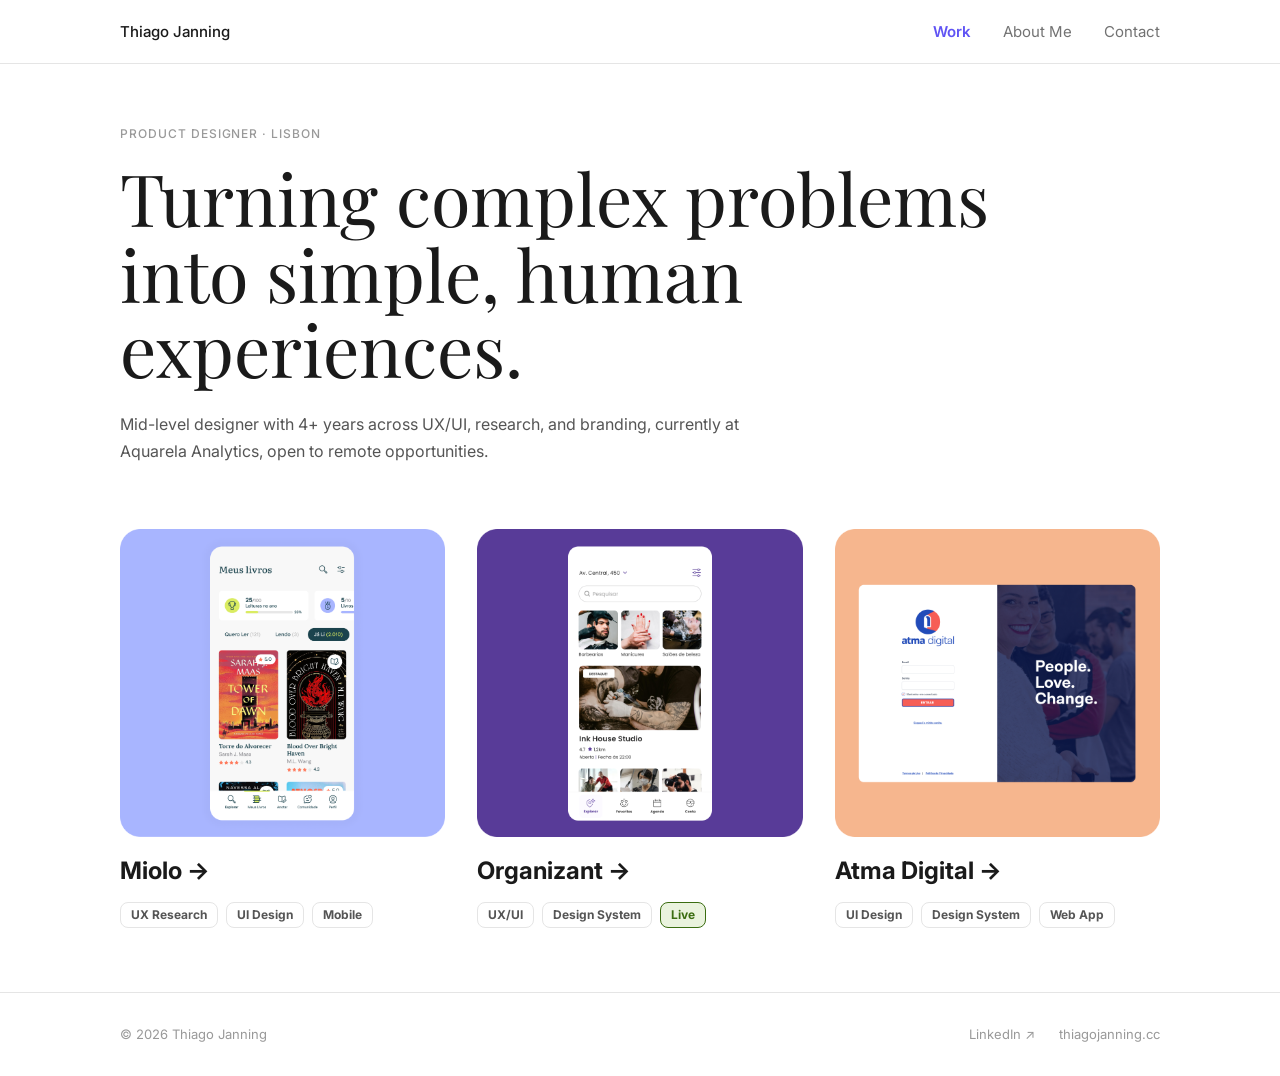
<file: index.html>
<!DOCTYPE html>
<html lang="en">
<head>
  <meta charset="UTF-8">
  <meta name="viewport" content="width=device-width, initial-scale=1.0">
  <title>Thiago Janning — Product Designer</title>
  <link rel="stylesheet" href="styles.css">
</head>
<body>

  <nav class="nav">
    <a class="nav__logo" href="index.html">Thiago Janning</a>
    <div class="nav__links">
      <a href="index.html" class="is-active">Work</a>
      <a href="about.html">About Me</a>
      <a href="about.html#contact">Contact</a>
    </div>
  </nav>

  <main class="page">
    <div class="content">

      <section class="hero">
        <p class="label hero__label">Product Designer · Lisbon</p>
        <h1>Turning complex problems into simple, human experiences.</h1>
        <p class="hero__subtitle">Mid-level designer with 4+ years across UX/UI, research, and branding, currently at Aquarela Analytics, open to remote opportunities.</p>
      </section>

      <div class="project-grid">

        <article class="project-card">
          <div class="project-card__image">
            <img class="case-image case-image--square fade-img" src="images/work-miolo-card.png" alt="Miolo — app screens mockup">
          </div>
          <a class="project-card__title" href="miolo.html">Miolo →</a>
          <div class="tags">
            <span class="tag">UX Research</span>
            <span class="tag">UI Design</span>
            <span class="tag">Mobile</span>
          </div>
        </article>

        <article class="project-card">
          <div class="project-card__image">
            <img class="case-image case-image--square fade-img" src="images/work-organizant-card.png" alt="Organizant — app screens mockup">
          </div>
          <a class="project-card__title" href="organizant.html">Organizant →</a>
          <div class="tags">
            <span class="tag">UX/UI</span>
            <span class="tag">Design System</span>
            <span class="tag tag--live">Live</span>
          </div>
        </article>

        <article class="project-card">
          <div class="project-card__image">
            <img class="case-image case-image--square fade-img" src="images/work-atma-card.png" alt="Atma Digital — app screens mockup">
          </div>
          <a class="project-card__title" href="atma-digital.html">Atma Digital →</a>
          <div class="tags">
            <span class="tag">UI Design</span>
            <span class="tag">Design System</span>
            <span class="tag">Web App</span>
          </div>
        </article>

      </div>

    </div>
  </main>

  <footer class="footer">
    <span>© 2026 Thiago Janning</span>
    <div class="footer__links">
      <a href="https://linkedin.com/in/thiagojanning" target="_blank" rel="noopener">LinkedIn ↗</a>
      <a href="https://thiagojanning.cc" target="_blank" rel="noopener">thiagojanning.cc</a>
    </div>
  </footer>

  <script src="script.js" defer></script>
</body>
</html>
</file>
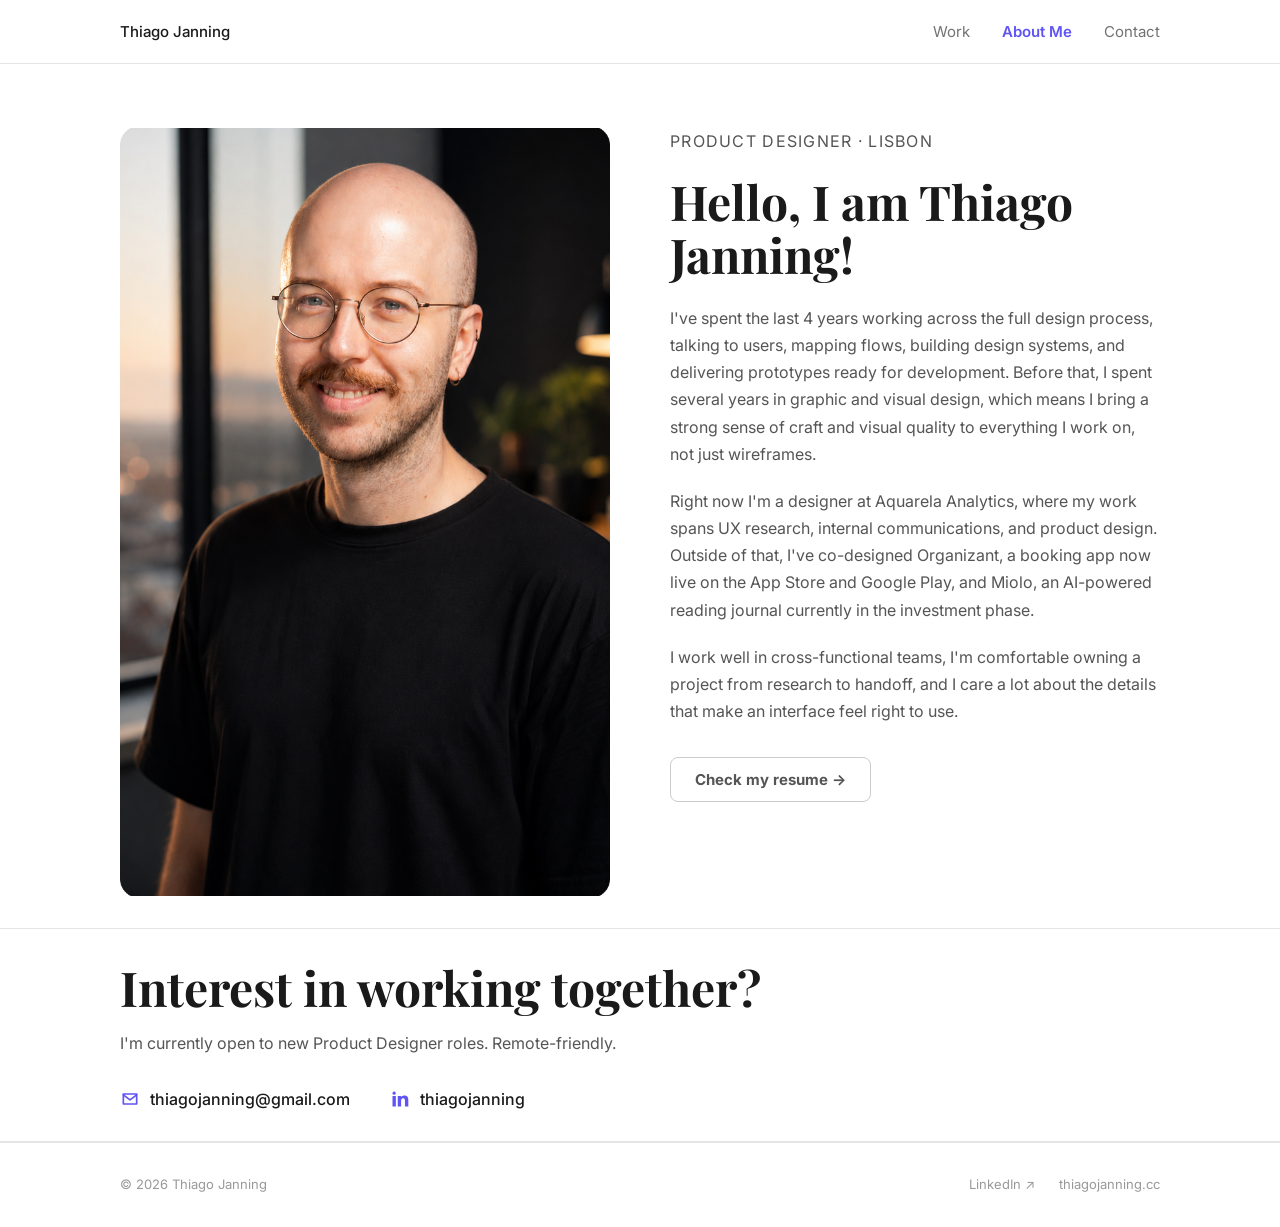
<file: about.html>
<!DOCTYPE html>
<html lang="en">
<head>
  <meta charset="UTF-8">
  <meta name="viewport" content="width=device-width, initial-scale=1.0">
  <title>About — Thiago Janning</title>
  <link rel="stylesheet" href="styles.css">
</head>
<body>

  <nav class="nav">
    <a class="nav__logo" href="index.html">Thiago Janning</a>
    <div class="nav__links">
      <a href="index.html">Work</a>
      <a href="about.html" class="is-active">About Me</a>
      <a href="about.html#contact">Contact</a>
    </div>
  </nav>

  <div class="page">
    <div class="content">

      <section class="bio">
        <div class="bio__portrait">
          <img class="case-image case-image--portrait fade-img" src="images/about-portrait.png" alt="Portrait of Thiago Janning">
        </div>
        <div class="bio__content">
          <p class="label hero__label">Product Designer · Lisbon</p>
          <h1>Hello, I am Thiago Janning!</h1>
          <p>I've spent the last 4 years working across the full design process, talking to users, mapping flows, building design systems, and delivering prototypes ready for development. Before that, I spent several years in graphic and visual design, which means I bring a strong sense of craft and visual quality to everything I work on, not just wireframes.</p>
          <p>Right now I'm a designer at Aquarela Analytics, where my work spans UX research, internal communications, and product design. Outside of that, I've co-designed Organizant, a booking app now live on the App Store and Google Play, and Miolo, an AI-powered reading journal currently in the investment phase.</p>
          <p>I work well in cross-functional teams, I'm comfortable owning a project from research to handoff, and I care a lot about the details that make an interface feel right to use.</p>
          <a class="resume-link" href="resume.pdf" target="_blank" rel="noopener">Check my resume →</a>
        </div>
      </section>

    </div>
  </div>

  <hr>

  <div class="page">
    <div class="content">

      <section class="contact" id="contact">
        <h2>Interest in working together?</h2>
        <p>I'm currently open to new Product Designer roles. Remote-friendly.</p>
        <div class="contact__links">
          <a href="mailto:thiagojanning@gmail.com">
            <svg width="20" height="20" viewBox="0 0 24 24" fill="none" stroke="currentColor" stroke-width="2" stroke-linecap="round" stroke-linejoin="round"><path d="M4 4h16v16H4z" stroke="none"/><path d="M4 6h16v12H4z"/><path d="m4 7 8 6 8-6"/></svg>
            thiagojanning@gmail.com
          </a>
          <a href="https://linkedin.com/in/thiagojanning" target="_blank" rel="noopener">
            <svg width="20" height="20" viewBox="0 0 24 24" fill="currentColor"><path d="M6.94 5a2 2 0 1 1-4 0 2 2 0 0 1 4 0zM7 8.48H3V21h4V8.48zM13.32 8.48H9.34V21h3.98v-6.57c0-1.74.33-3.42 2.48-3.42 2.12 0 2.15 1.98 2.15 3.53V21H22v-7.19c0-3.47-.75-6.14-4.8-6.14-1.95 0-3.25 1.07-3.79 2.08h-.05V8.48h-.04z"/></svg>
            thiagojanning
          </a>
        </div>
      </section>

    </div>
  </div>

  <hr>

  <footer class="footer">
    <span>© 2026 Thiago Janning</span>
    <div class="footer__links">
      <a href="https://linkedin.com/in/thiagojanning" target="_blank" rel="noopener">LinkedIn ↗</a>
      <a href="https://thiagojanning.cc" target="_blank" rel="noopener">thiagojanning.cc</a>
    </div>
  </footer>

  <script src="script.js" defer></script>
</body>
</html>
</file>
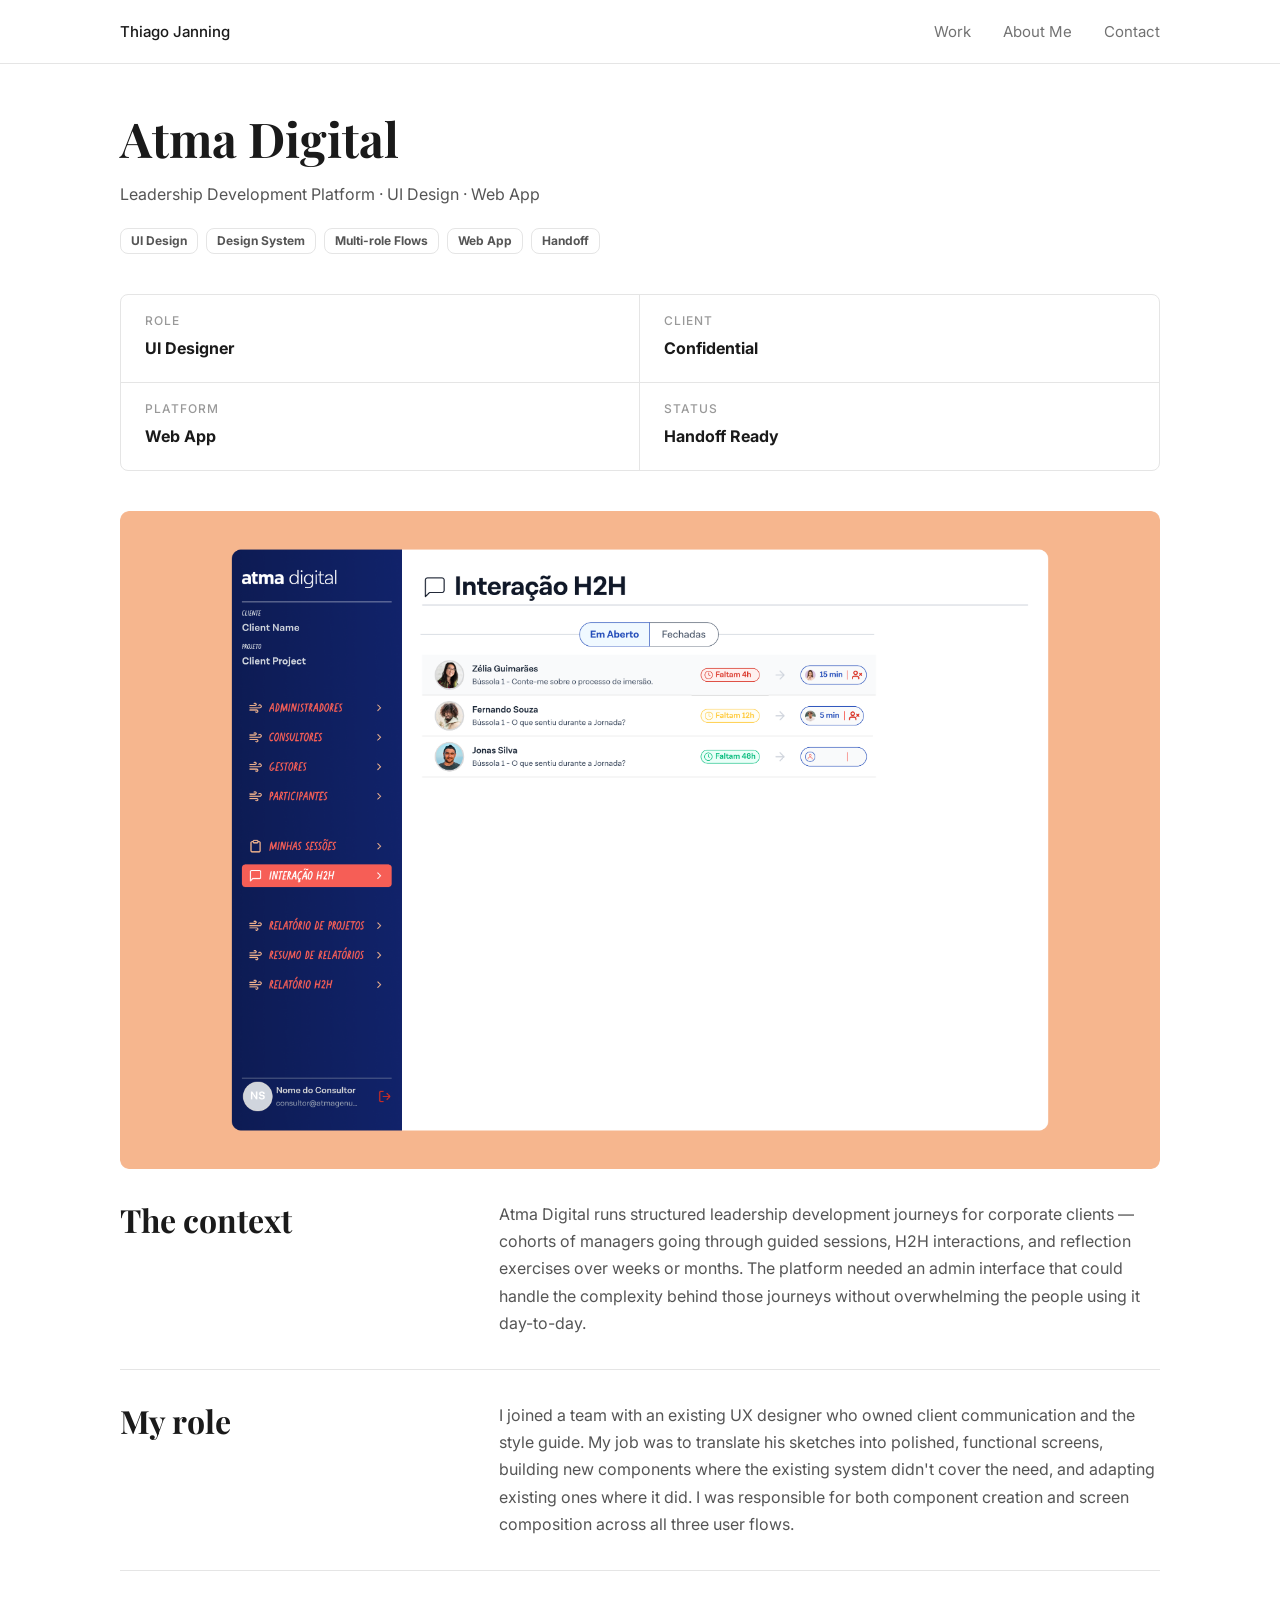
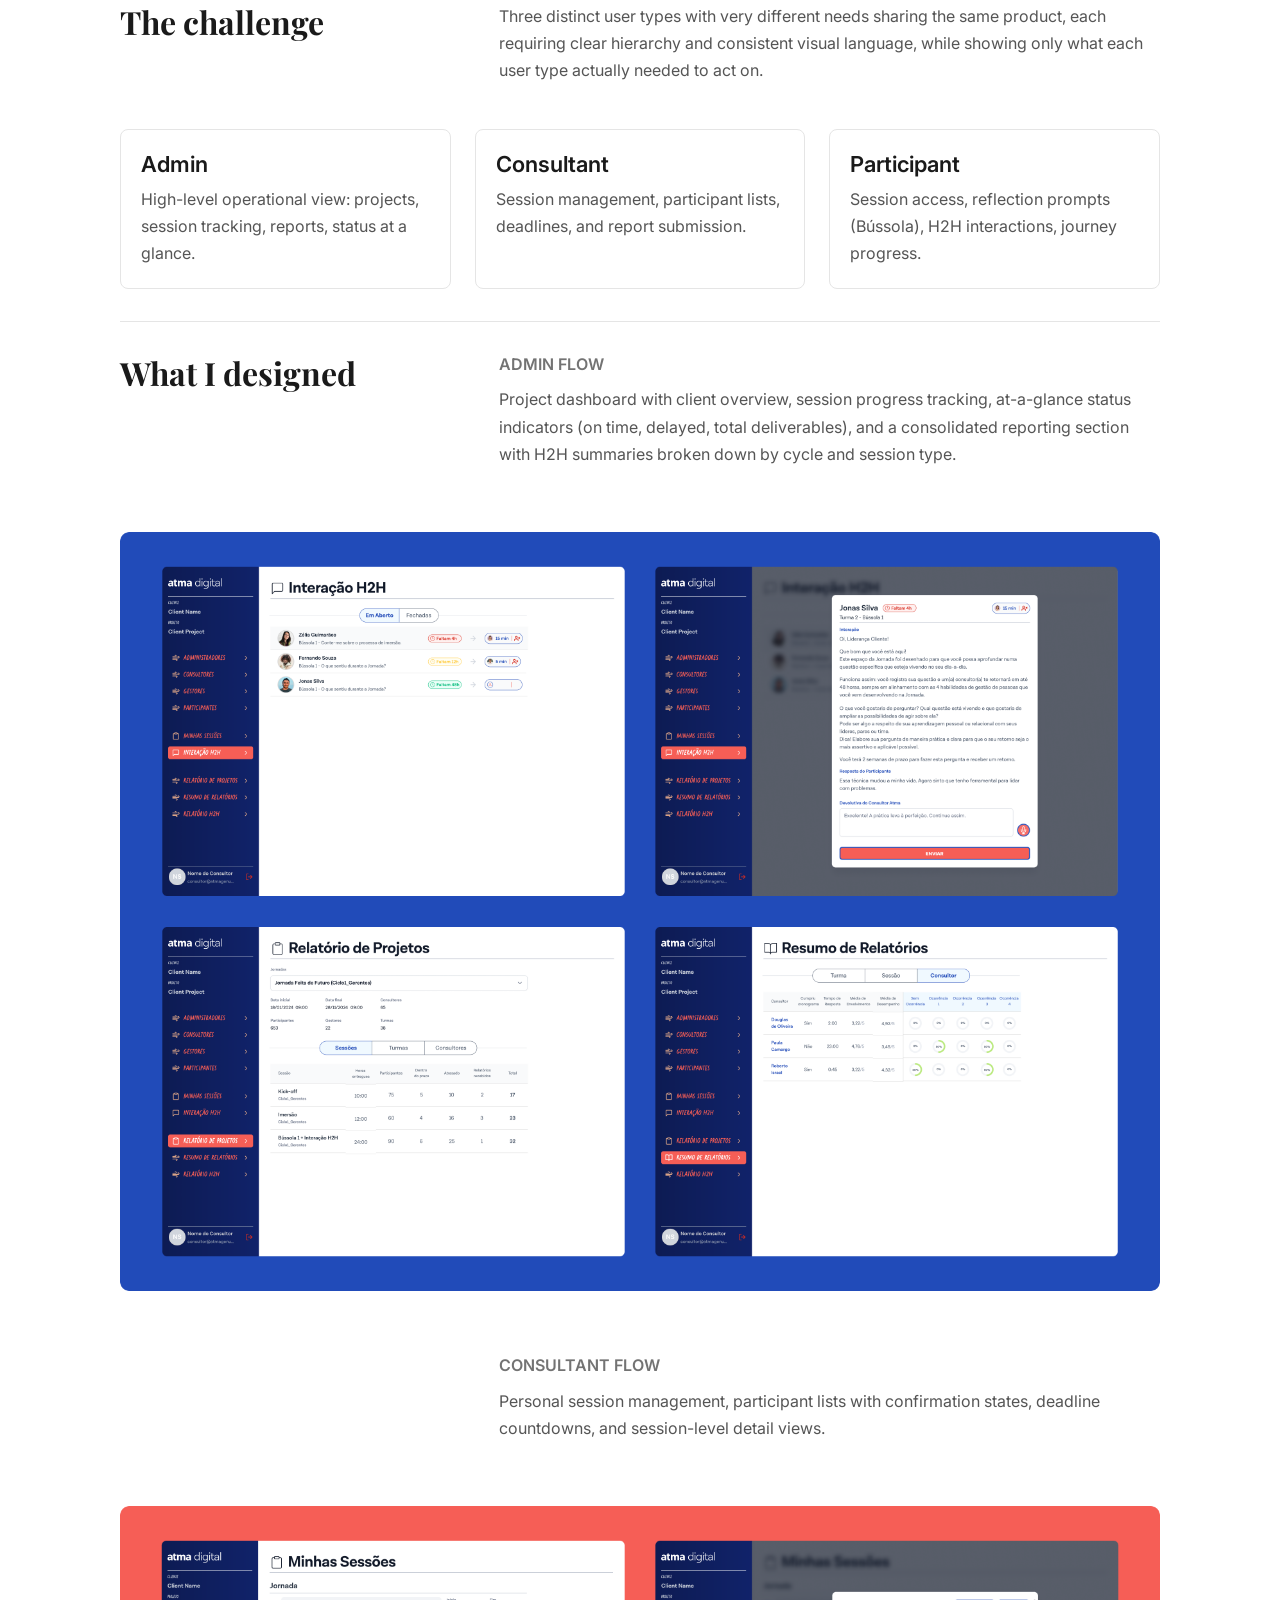
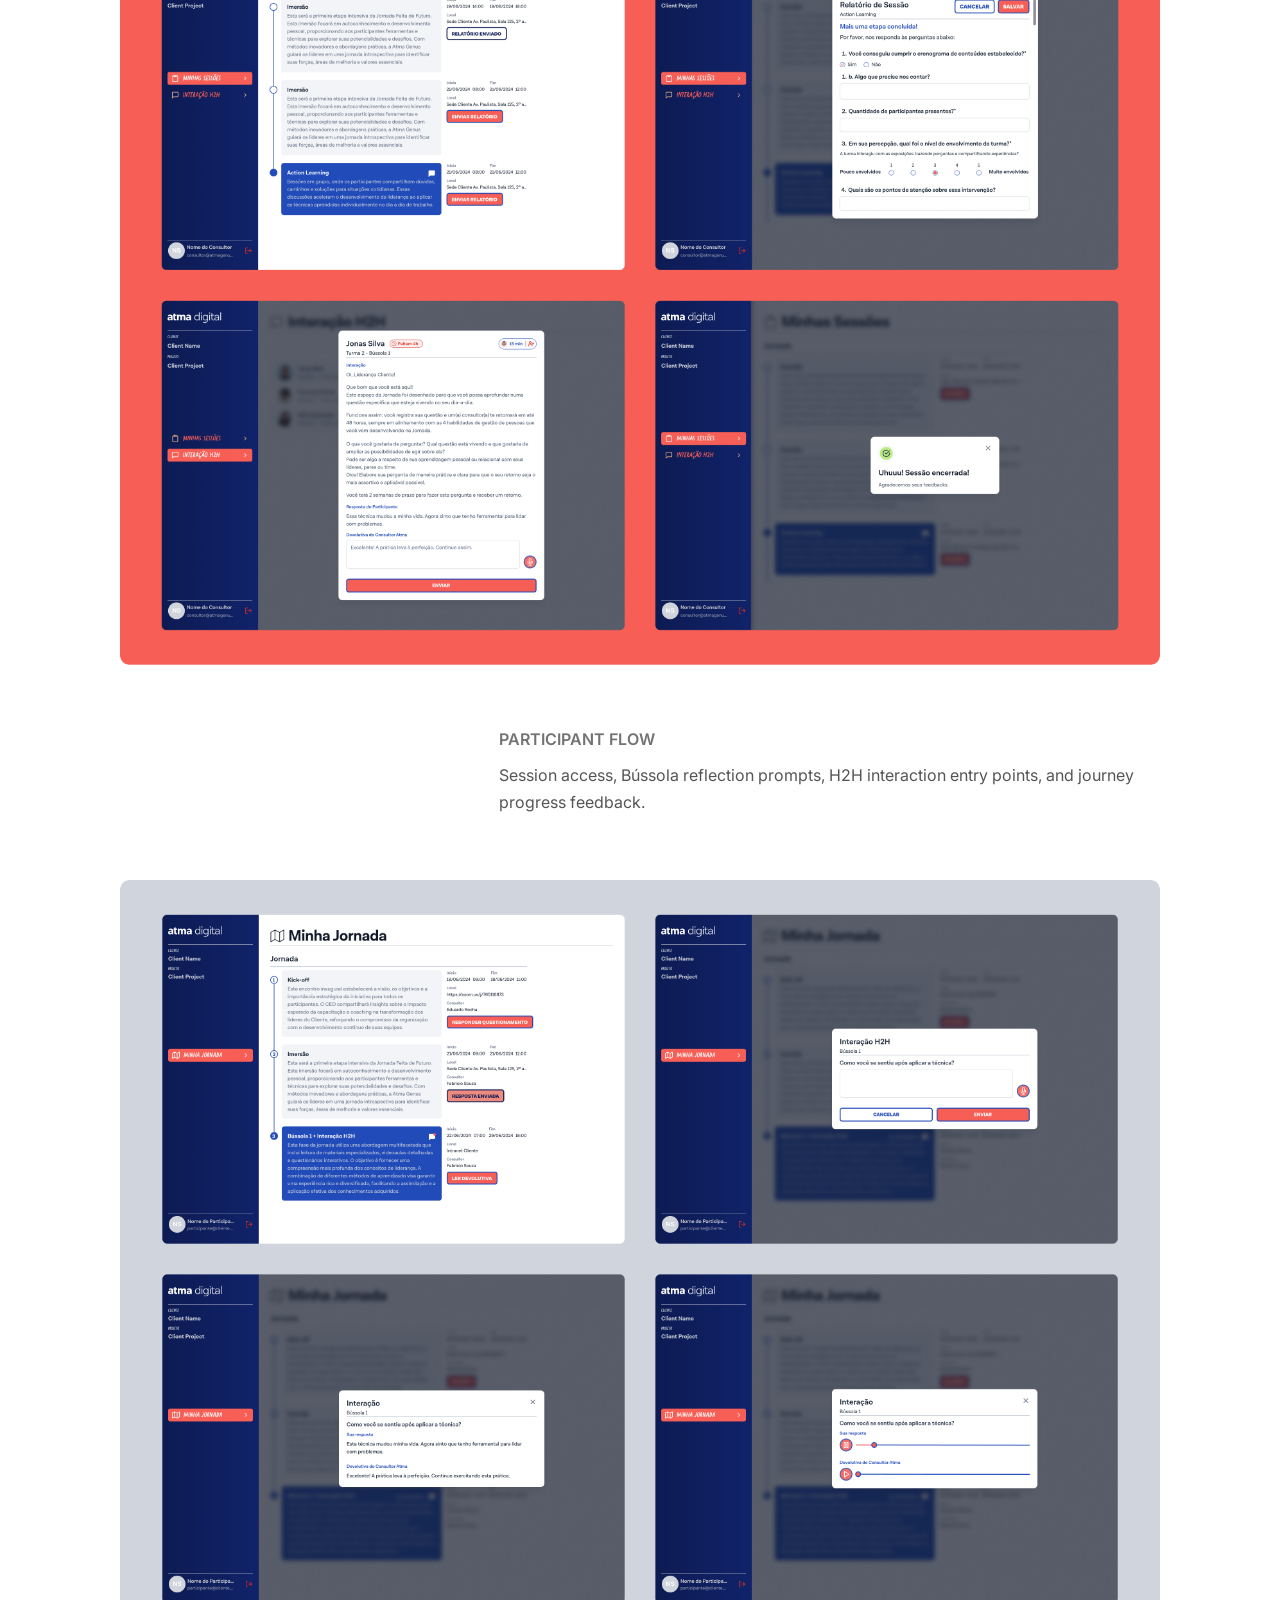
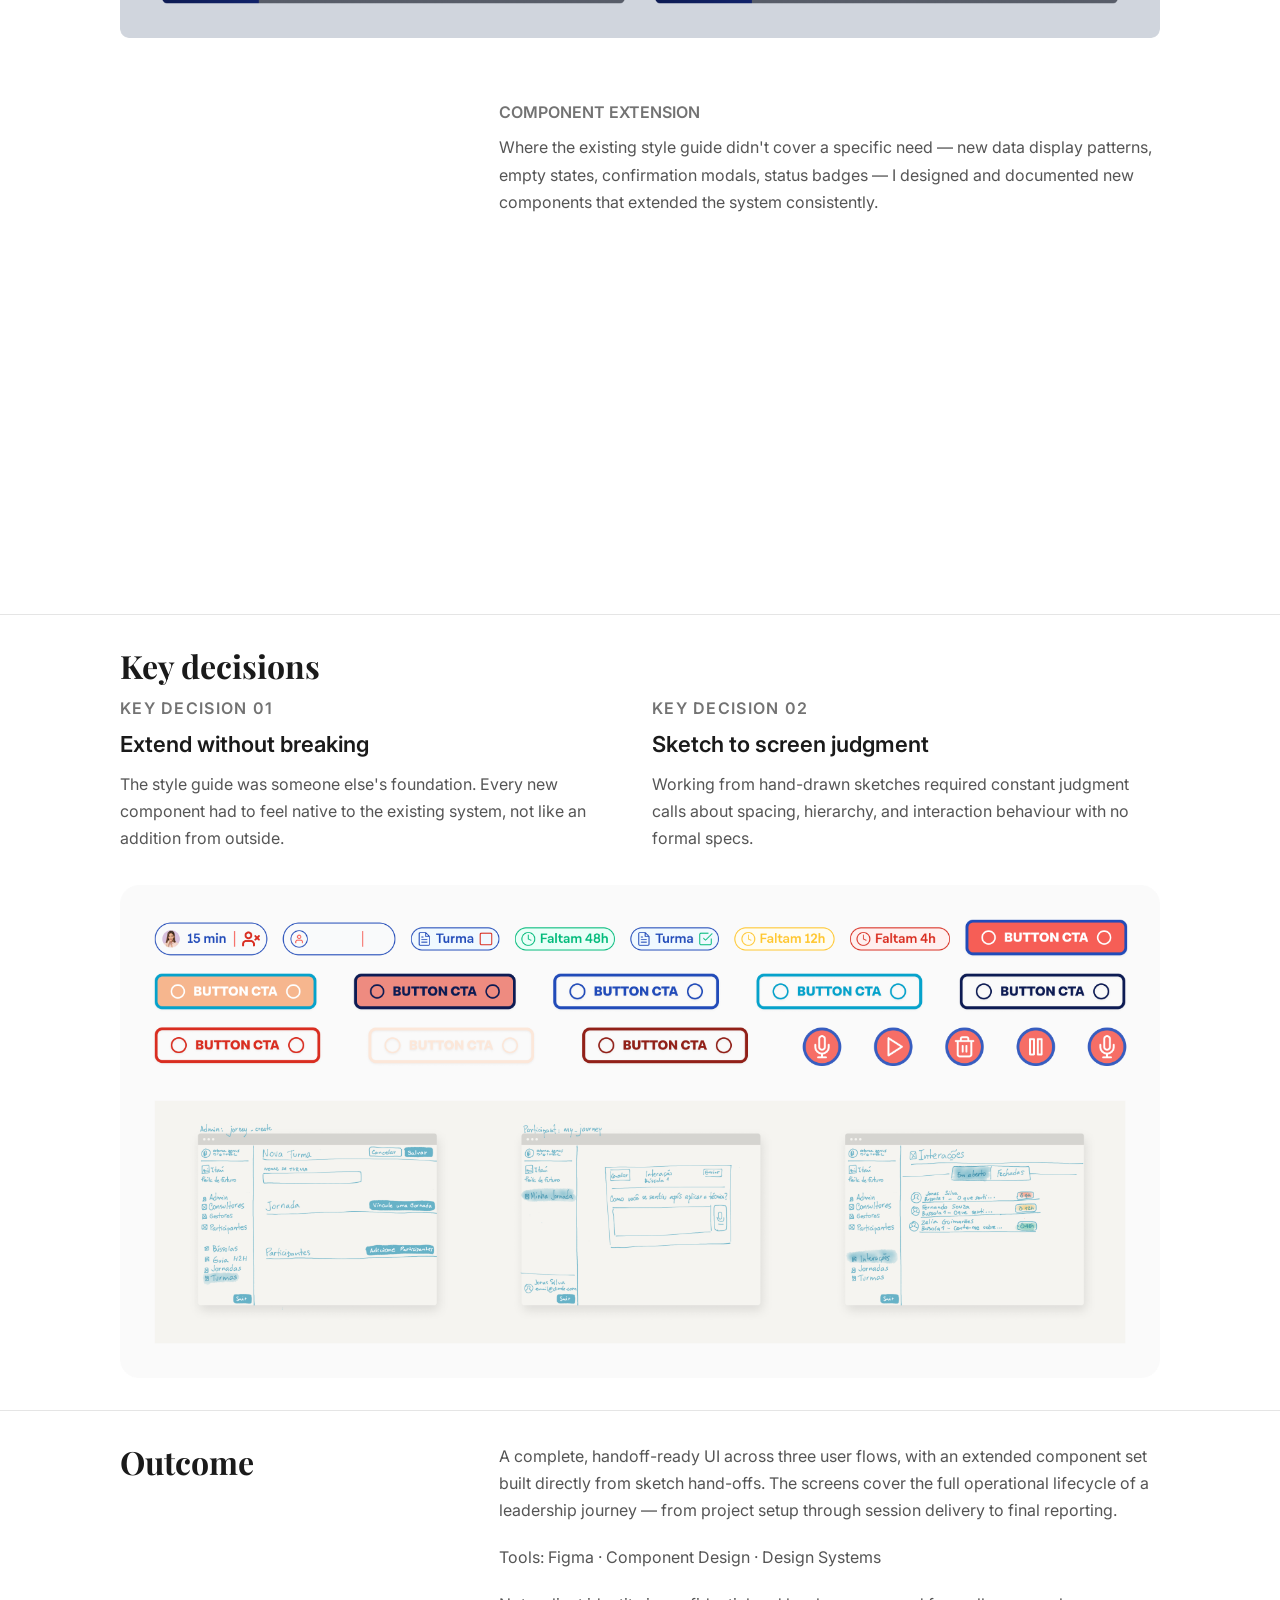
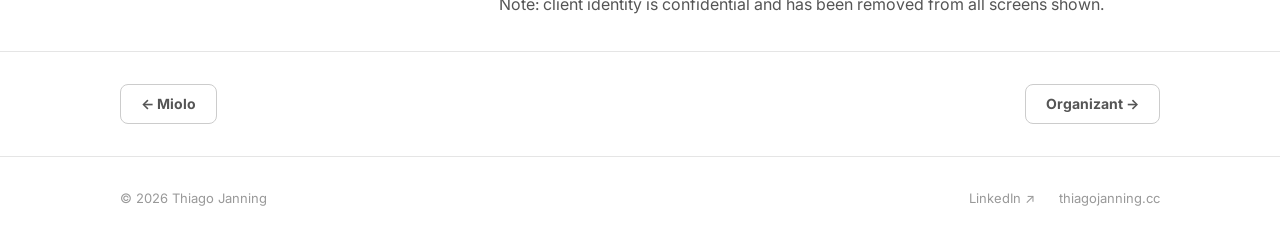
<file: atma-digital.html>
<!DOCTYPE html>
<html lang="en">
<head>
  <meta charset="UTF-8">
  <meta name="viewport" content="width=device-width, initial-scale=1.0">
  <title>Atma Digital — Thiago Janning</title>
  <link rel="stylesheet" href="styles.css">
</head>
<body>

  <nav class="nav">
    <a class="nav__logo" href="index.html">Thiago Janning</a>
    <div class="nav__links">
      <a href="index.html">Work</a>
      <a href="about.html">About Me</a>
      <a href="about.html#contact">Contact</a>
    </div>
  </nav>

  <div class="page">
    <div class="content">

      <header class="case-header">
        <h1>Atma Digital</h1>
        <p class="case-header__subtitle">Leadership Development Platform · UI Design · Web App</p>
        <div class="tags">
          <span class="tag">UI Design</span>
          <span class="tag">Design System</span>
          <span class="tag">Multi-role Flows</span>
          <span class="tag">Web App</span>
          <span class="tag">Handoff</span>
        </div>
      </header>

      <div class="case-meta">
        <div class="case-meta__item">
          <p class="label">Role</p>
          <p class="value">UI Designer</p>
        </div>
        <div class="case-meta__item">
          <p class="label">Client</p>
          <p class="value">Confidential</p>
        </div>
        <div class="case-meta__item">
          <p class="label">Platform</p>
          <p class="value">Web App</p>
        </div>
        <div class="case-meta__item">
          <p class="label">Status</p>
          <p class="value">Handoff Ready</p>
        </div>
      </div>

      <img class="case-image fade-img" src="images/atma-hero.png" alt="Atma Digital — H2H interaction screen">

    </div>
  </div>

  <div class="page">
    <div class="content">

      <section class="case-section">
        <h2 class="case-section__title">The context</h2>
        <div class="case-section__content">
          <p>Atma Digital runs structured leadership development journeys for corporate clients — cohorts of managers going through guided sessions, H2H interactions, and reflection exercises over weeks or months. The platform needed an admin interface that could handle the complexity behind those journeys without overwhelming the people using it day-to-day.</p>
        </div>
      </section>

      <hr>

      <section class="case-section">
        <h2 class="case-section__title">My role</h2>
        <div class="case-section__content">
          <p>I joined a team with an existing UX designer who owned client communication and the style guide. My job was to translate his sketches into polished, functional screens, building new components where the existing system didn't cover the need, and adapting existing ones where it did. I was responsible for both component creation and screen composition across all three user flows.</p>
        </div>
      </section>

      <hr>

      <section class="case-section">
        <h2 class="case-section__title">The challenge</h2>
        <div class="case-section__content">
          <p>Three distinct user types with very different needs sharing the same product, each requiring clear hierarchy and consistent visual language, while showing only what each user type actually needed to act on.</p>
          <div class="role-cards break-out">
            <div class="role-cards__item">
              <h4>Admin</h4>
              <p>High-level operational view: projects, session tracking, reports, status at a glance.</p>
            </div>
            <div class="role-cards__item">
              <h4>Consultant</h4>
              <p>Session management, participant lists, deadlines, and report submission.</p>
            </div>
            <div class="role-cards__item">
              <h4>Participant</h4>
              <p>Session access, reflection prompts (Bússola), H2H interactions, journey progress.</p>
            </div>
          </div>
        </div>
      </section>

      <hr>

      <section class="case-section">
        <h2 class="case-section__title">What I designed</h2>
        <div class="case-section__content">

          <div class="process-step">
            <h3>Admin flow</h3>
            <p>Project dashboard with client overview, session progress tracking, at-a-glance status indicators (on time, delayed, total deliverables), and a consolidated reporting section with H2H summaries broken down by cycle and session type.</p>
            <img class="case-image break-out fade-img" src="images/atma-admin-flow.png" alt="Admin — project reports and dashboard screens">
          </div>

          <div class="process-step">
            <h3>Consultant flow</h3>
            <p>Personal session management, participant lists with confirmation states, deadline countdowns, and session-level detail views.</p>
            <img class="case-image break-out fade-img" src="images/atma-consultant-flow.png" alt="Consultant — session management and report screens">
          </div>

          <div class="process-step">
            <h3>Participant flow</h3>
            <p>Session access, Bússola reflection prompts, H2H interaction entry points, and journey progress feedback.</p>
            <img class="case-image break-out fade-img" src="images/atma-participant-flow.png" alt="Participant — journey and reflection screens">
          </div>

          <div class="process-step">
            <h3>Component extension</h3>
            <p>Where the existing style guide didn't cover a specific need — new data display patterns, empty states, confirmation modals, status badges — I designed and documented new components that extended the system consistently.</p>
          </div>

        </div>
      </section>

      <div class="full-image">
        <img class="case-image fade-img" src="images/atma-full-flows.png" alt="Atma Digital — Admin, Consultant, and Participant flows side by side">
      </div>

    </div>
  </div>

  <hr>

  <div class="page">
    <div class="content">

      <section class="section">
        <h2 class="case-section__title" style="margin-bottom: 12px;">Key decisions</h2>
        <div class="key-decisions">
          <div class="key-decisions__item">
            <p class="label">Key decision 01</p>
            <h4>Extend without breaking</h4>
            <p>The style guide was someone else's foundation. Every new component had to feel native to the existing system, not like an addition from outside.</p>
          </div>
          <div class="key-decisions__item">
            <p class="label">Key decision 02</p>
            <h4>Sketch to screen judgment</h4>
            <p>Working from hand-drawn sketches required constant judgment calls about spacing, hierarchy, and interaction behaviour with no formal specs.</p>
          </div>
        </div>
      </section>

      <img class="case-image fade-img" style="margin: 0 0 32px;" src="images/atma-detail-components.png" alt="Component kit — buttons, badges, and hand-off sketches">

    </div>
  </div>

  <hr>

  <div class="page">
    <div class="content">

      <section class="case-section">
        <h2 class="case-section__title">Outcome</h2>
        <div class="case-section__content">
          <p>A complete, handoff-ready UI across three user flows, with an extended component set built directly from sketch hand-offs. The screens cover the full operational lifecycle of a leadership journey — from project setup through session delivery to final reporting.</p>
          <p class="case-header__subtitle">Tools: Figma · Component Design · Design Systems</p>
          <p class="case-header__subtitle">Note: client identity is confidential and has been removed from all screens shown.</p>
        </div>
      </section>

    </div>
  </div>

  <hr>

  <div class="page">
    <div class="content">

      <div class="case-nav">
        <a class="case-nav-btn" href="miolo.html">← Miolo</a>
        <a class="case-nav-btn" href="organizant.html">Organizant →</a>
      </div>

    </div>
  </div>

  <footer class="footer">
    <span>© 2026 Thiago Janning</span>
    <div class="footer__links">
      <a href="https://linkedin.com/in/thiagojanning" target="_blank" rel="noopener">LinkedIn ↗</a>
      <a href="https://thiagojanning.cc" target="_blank" rel="noopener">thiagojanning.cc</a>
    </div>
  </footer>

  <script src="script.js" defer></script>
</body>
</html>
</file>
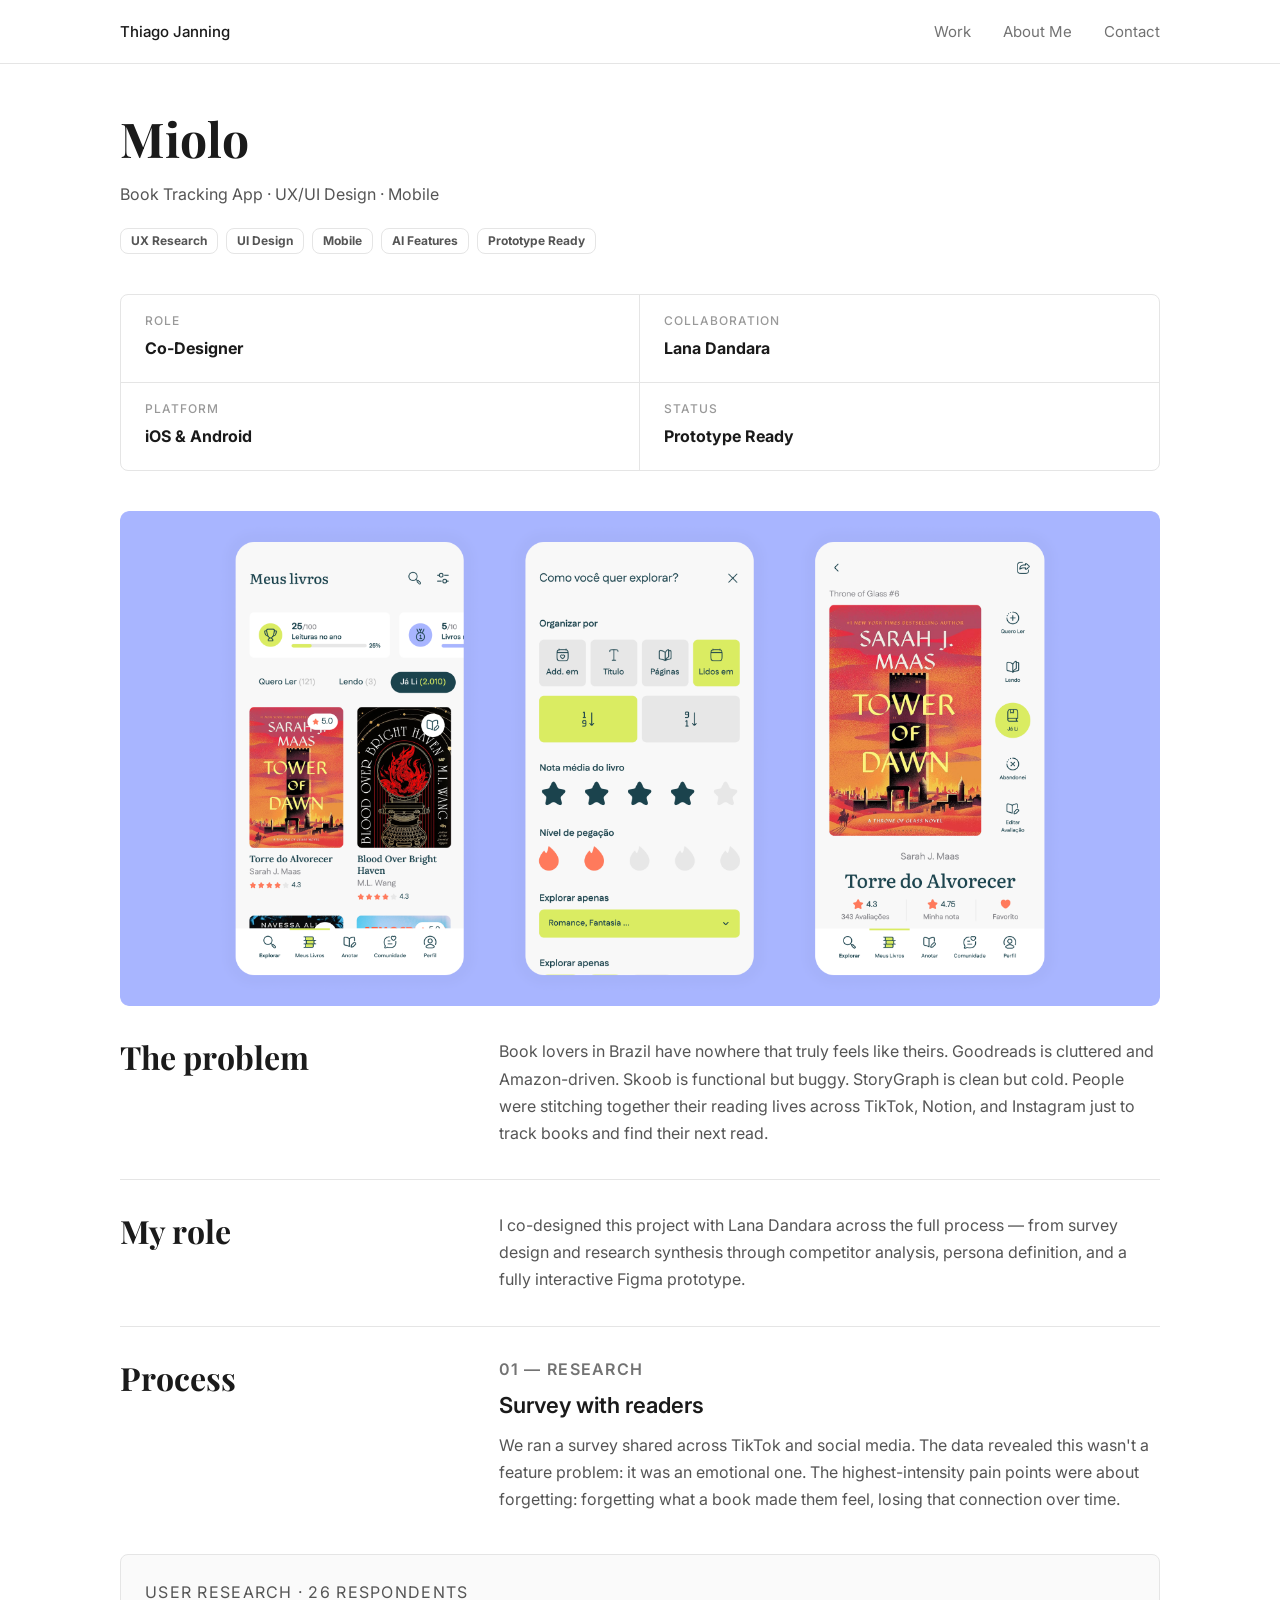
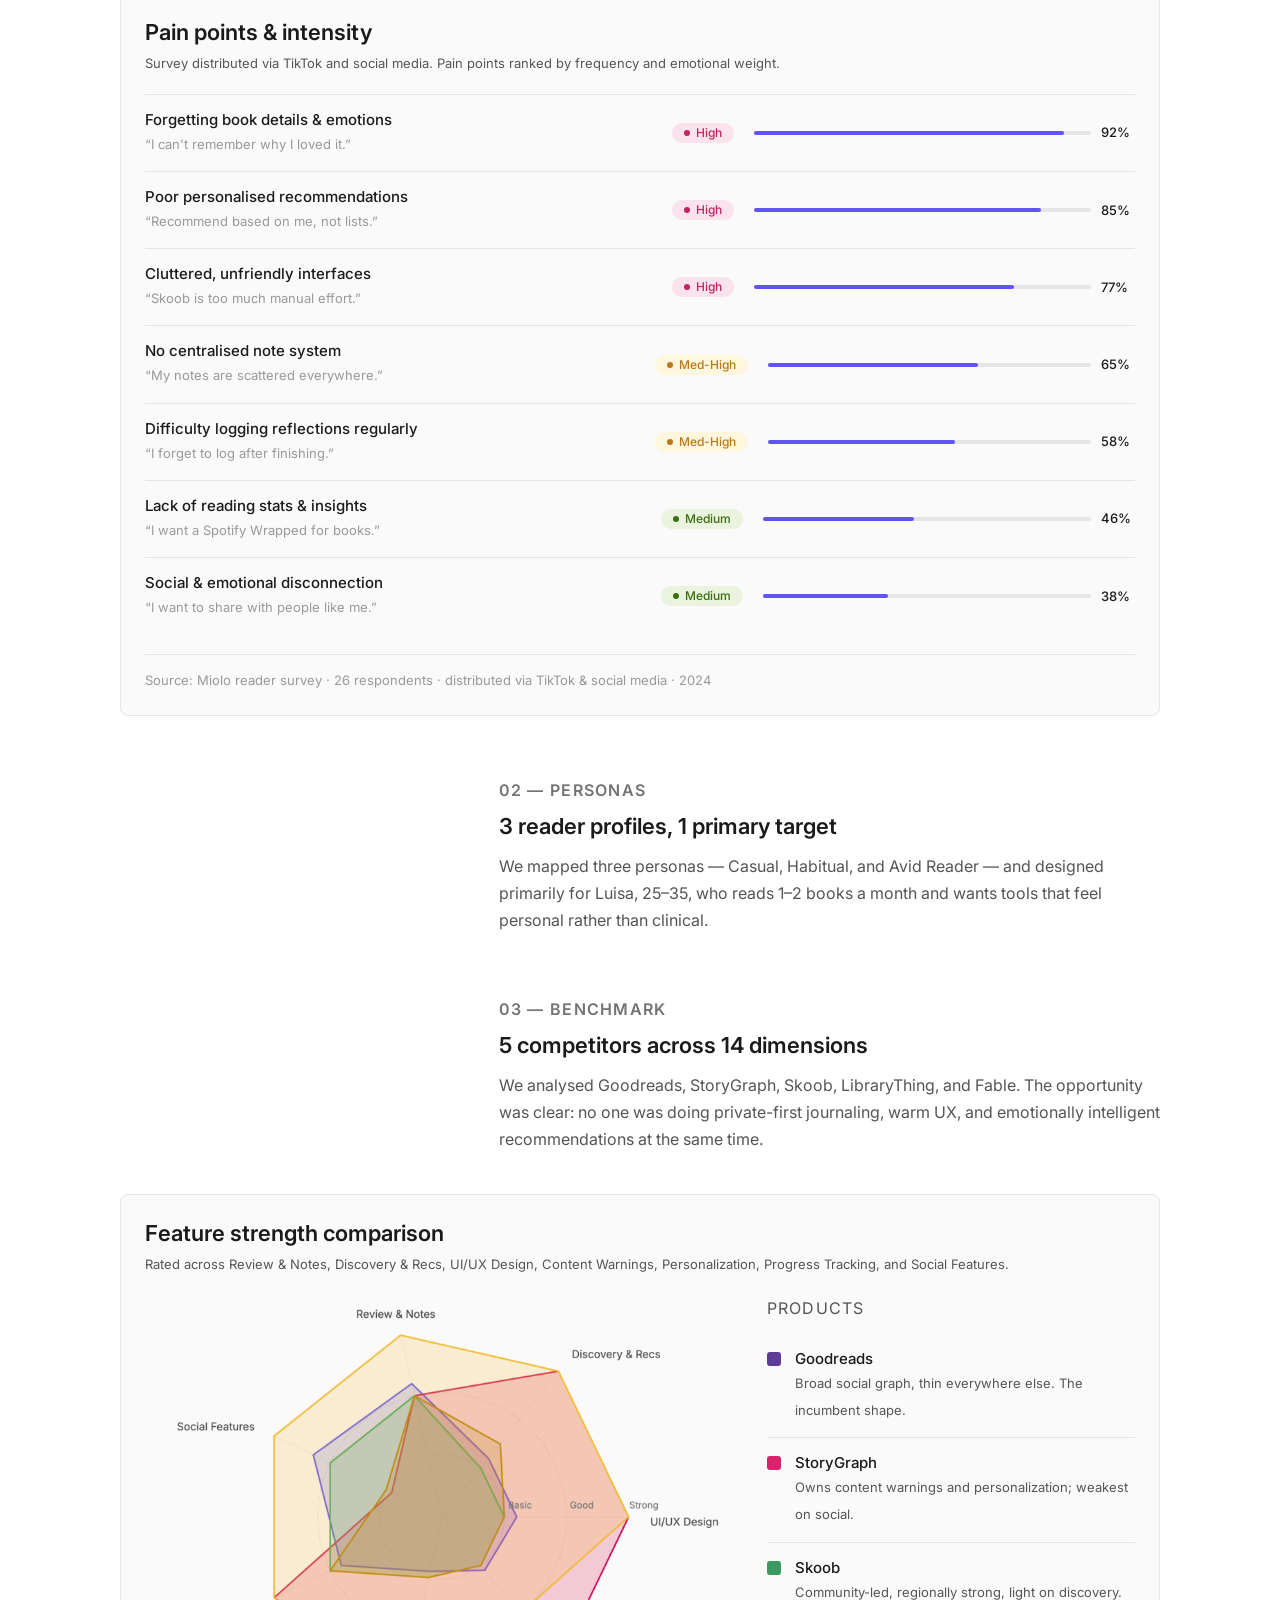
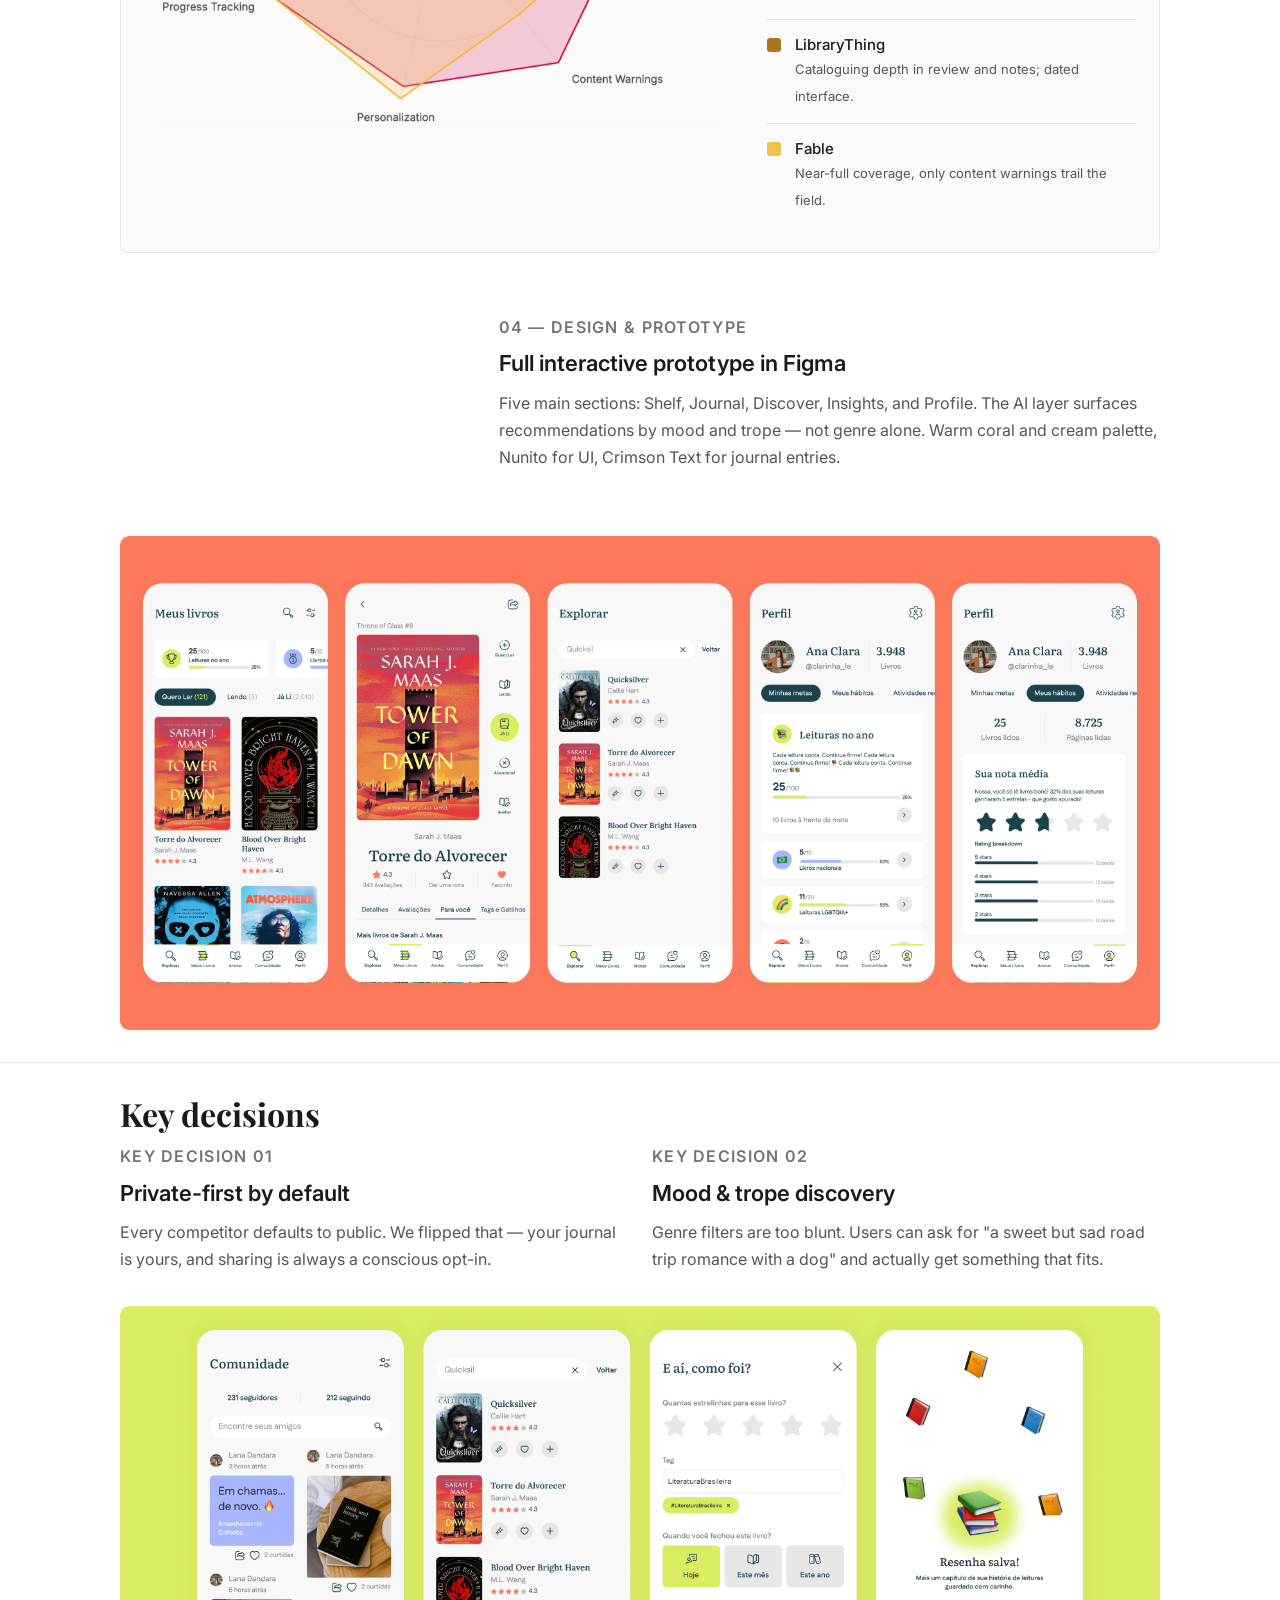
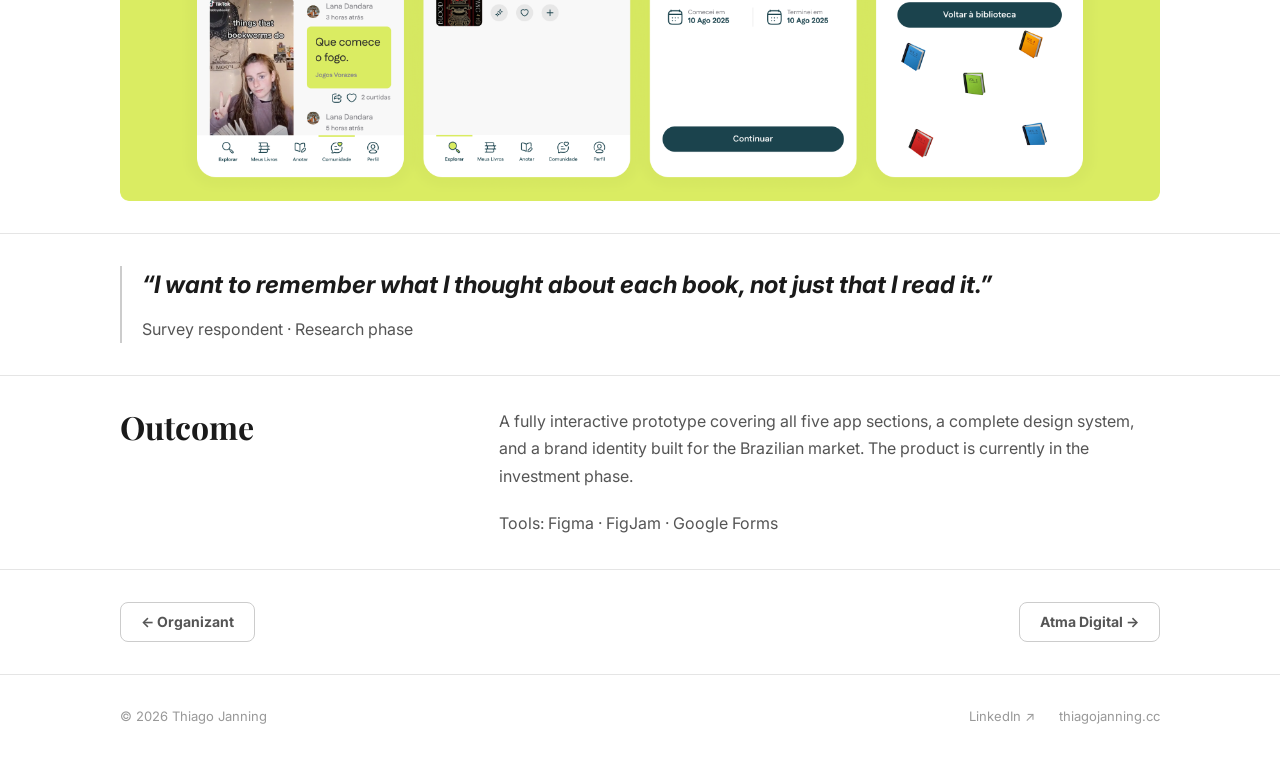
<file: miolo.html>
<!DOCTYPE html>
<html lang="en">
<head>
  <meta charset="UTF-8">
  <meta name="viewport" content="width=device-width, initial-scale=1.0">
  <title>Miolo — Thiago Janning</title>
  <link rel="stylesheet" href="styles.css">
</head>
<body>

  <nav class="nav">
    <a class="nav__logo" href="index.html">Thiago Janning</a>
    <div class="nav__links">
      <a href="index.html">Work</a>
      <a href="about.html">About Me</a>
      <a href="about.html#contact">Contact</a>
    </div>
  </nav>

  <div class="page">
    <div class="content">

      <header class="case-header">
        <h1>Miolo</h1>
        <p class="case-header__subtitle">Book Tracking App · UX/UI Design · Mobile</p>
        <div class="tags">
          <span class="tag">UX Research</span>
          <span class="tag">UI Design</span>
          <span class="tag">Mobile</span>
          <span class="tag">AI Features</span>
          <span class="tag">Prototype Ready</span>
        </div>
      </header>

      <div class="case-meta">
        <div class="case-meta__item">
          <p class="label">Role</p>
          <p class="value">Co-Designer</p>
        </div>
        <div class="case-meta__item">
          <p class="label">Collaboration</p>
          <p class="value">Lana Dandara</p>
        </div>
        <div class="case-meta__item">
          <p class="label">Platform</p>
          <p class="value">iOS &amp; Android</p>
        </div>
        <div class="case-meta__item">
          <p class="label">Status</p>
          <p class="value">Prototype Ready</p>
        </div>
      </div>

      <img class="case-image fade-img" src="images/miolo-hero.png" alt="Miolo — shelf, filter, and book detail screens">

    </div>
  </div>

  <div class="page">
    <div class="content">

      <section class="case-section">
        <h2 class="case-section__title">The problem</h2>
        <div class="case-section__content">
          <p>Book lovers in Brazil have nowhere that truly feels like theirs. Goodreads is cluttered and Amazon-driven. Skoob is functional but buggy. StoryGraph is clean but cold. People were stitching together their reading lives across TikTok, Notion, and Instagram just to track books and find their next read.</p>
        </div>
      </section>

      <hr>

      <section class="case-section">
        <h2 class="case-section__title">My role</h2>
        <div class="case-section__content">
          <p>I co-designed this project with Lana Dandara across the full process — from survey design and research synthesis through competitor analysis, persona definition, and a fully interactive Figma prototype.</p>
        </div>
      </section>

      <hr>

      <section class="case-section">
        <h2 class="case-section__title">Process</h2>
        <div class="case-section__content">

          <div class="process-step">
            <p class="label">01 — Research</p>
            <h3>Survey with readers</h3>
            <p>We ran a survey shared across TikTok and social media. The data revealed this wasn't a feature problem: it was an emotional one. The highest-intensity pain points were about forgetting: forgetting what a book made them feel, losing that connection over time.</p>

            <div class="data-card break-out">
              <p class="label">User Research · 26 respondents</p>
              <p class="data-card__title">Pain points &amp; intensity</p>
              <p class="data-card__desc">Survey distributed via TikTok and social media. Pain points ranked by frequency and emotional weight.</p>

              <div class="pain-table__row">
                <div class="pain-table__point">
                  <strong>Forgetting book details &amp; emotions</strong>
                  <span>“I can't remember why I loved it.”</span>
                </div>
                <span class="priority-pill priority-pill--high">High</span>
                <div class="pain-table__bar">
                  <div class="pain-table__bar-track"><div class="pain-table__bar-fill" style="width: 92%;"></div></div>
                  <span>92%</span>
                </div>
              </div>
              <div class="pain-table__row">
                <div class="pain-table__point">
                  <strong>Poor personalised recommendations</strong>
                  <span>“Recommend based on me, not lists.”</span>
                </div>
                <span class="priority-pill priority-pill--high">High</span>
                <div class="pain-table__bar">
                  <div class="pain-table__bar-track"><div class="pain-table__bar-fill" style="width: 85%;"></div></div>
                  <span>85%</span>
                </div>
              </div>
              <div class="pain-table__row">
                <div class="pain-table__point">
                  <strong>Cluttered, unfriendly interfaces</strong>
                  <span>“Skoob is too much manual effort.”</span>
                </div>
                <span class="priority-pill priority-pill--high">High</span>
                <div class="pain-table__bar">
                  <div class="pain-table__bar-track"><div class="pain-table__bar-fill" style="width: 77%;"></div></div>
                  <span>77%</span>
                </div>
              </div>
              <div class="pain-table__row">
                <div class="pain-table__point">
                  <strong>No centralised note system</strong>
                  <span>“My notes are scattered everywhere.”</span>
                </div>
                <span class="priority-pill priority-pill--medhigh">Med-High</span>
                <div class="pain-table__bar">
                  <div class="pain-table__bar-track"><div class="pain-table__bar-fill" style="width: 65%;"></div></div>
                  <span>65%</span>
                </div>
              </div>
              <div class="pain-table__row">
                <div class="pain-table__point">
                  <strong>Difficulty logging reflections regularly</strong>
                  <span>“I forget to log after finishing.”</span>
                </div>
                <span class="priority-pill priority-pill--medhigh">Med-High</span>
                <div class="pain-table__bar">
                  <div class="pain-table__bar-track"><div class="pain-table__bar-fill" style="width: 58%;"></div></div>
                  <span>58%</span>
                </div>
              </div>
              <div class="pain-table__row">
                <div class="pain-table__point">
                  <strong>Lack of reading stats &amp; insights</strong>
                  <span>“I want a Spotify Wrapped for books.”</span>
                </div>
                <span class="priority-pill priority-pill--medium">Medium</span>
                <div class="pain-table__bar">
                  <div class="pain-table__bar-track"><div class="pain-table__bar-fill" style="width: 46%;"></div></div>
                  <span>46%</span>
                </div>
              </div>
              <div class="pain-table__row">
                <div class="pain-table__point">
                  <strong>Social &amp; emotional disconnection</strong>
                  <span>“I want to share with people like me.”</span>
                </div>
                <span class="priority-pill priority-pill--medium">Medium</span>
                <div class="pain-table__bar">
                  <div class="pain-table__bar-track"><div class="pain-table__bar-fill" style="width: 38%;"></div></div>
                  <span>38%</span>
                </div>
              </div>
              <p class="data-card__source">Source: Miolo reader survey · 26 respondents · distributed via TikTok &amp; social media · 2024</p>
            </div>
          </div>

          <div class="process-step">
            <p class="label">02 — Personas</p>
            <h3>3 reader profiles, 1 primary target</h3>
            <p>We mapped three personas — Casual, Habitual, and Avid Reader — and designed primarily for Luisa, 25–35, who reads 1–2 books a month and wants tools that feel personal rather than clinical.</p>
          </div>

          <div class="process-step">
            <p class="label">03 — Benchmark</p>
            <h3>5 competitors across 14 dimensions</h3>
            <p>We analysed Goodreads, StoryGraph, Skoob, LibraryThing, and Fable. The opportunity was clear: no one was doing private-first journaling, warm UX, and emotionally intelligent recommendations at the same time.</p>

            <div class="data-card break-out">
              <p class="data-card__title">Feature strength comparison</p>
              <p class="data-card__desc">Rated across Review &amp; Notes, Discovery &amp; Recs, UI/UX Design, Content Warnings, Personalization, Progress Tracking, and Social Features.</p>

              <div class="benchmark-layout">
                <img class="case-image fade-img" src="images/miolo-radar-chart.png" alt="Radar chart — feature strength by competitor">

                <div class="benchmark-list">
                  <p class="label">Products</p>
                  <div class="benchmark-list__item">
                    <span class="benchmark-list__swatch" style="background: #5E3B98;"></span>
                    <div><strong>Goodreads</strong><span>Broad social graph, thin everywhere else. The incumbent shape.</span></div>
                  </div>
                  <div class="benchmark-list__item">
                    <span class="benchmark-list__swatch" style="background: #D6236B;"></span>
                    <div><strong>StoryGraph</strong><span>Owns content warnings and personalization; weakest on social.</span></div>
                  </div>
                  <div class="benchmark-list__item">
                    <span class="benchmark-list__swatch" style="background: #3B9A5C;"></span>
                    <div><strong>Skoob</strong><span>Community-led, regionally strong, light on discovery.</span></div>
                  </div>
                  <div class="benchmark-list__item">
                    <span class="benchmark-list__swatch" style="background: #A8791A;"></span>
                    <div><strong>LibraryThing</strong><span>Cataloguing depth in review and notes; dated interface.</span></div>
                  </div>
                  <div class="benchmark-list__item">
                    <span class="benchmark-list__swatch" style="background: #F0C24A;"></span>
                    <div><strong>Fable</strong><span>Near-full coverage, only content warnings trail the field.</span></div>
                  </div>
                </div>
              </div>
            </div>
          </div>

          <div class="process-step">
            <p class="label">04 — Design &amp; prototype</p>
            <h3>Full interactive prototype in Figma</h3>
            <p>Five main sections: Shelf, Journal, Discover, Insights, and Profile. The AI layer surfaces recommendations by mood and trope — not genre alone. Warm coral and cream palette, Nunito for UI, Crimson Text for journal entries.</p>
          </div>

        </div>
      </section>

      <div class="full-image">
        <img class="case-image fade-img" src="images/miolo-full-prototype.png" alt="Miolo — Shelf, Journal, Discover, Insights, and Profile screens">
      </div>

    </div>
  </div>

  <hr>

  <div class="page">
    <div class="content">

      <section class="section">
        <h2 class="case-section__title" style="margin-bottom: 12px;">Key decisions</h2>
        <div class="key-decisions">
          <div class="key-decisions__item">
            <p class="label">Key decision 01</p>
            <h4>Private-first by default</h4>
            <p>Every competitor defaults to public. We flipped that — your journal is yours, and sharing is always a conscious opt-in.</p>
          </div>
          <div class="key-decisions__item">
            <p class="label">Key decision 02</p>
            <h4>Mood &amp; trope discovery</h4>
            <p>Genre filters are too blunt. Users can ask for "a sweet but sad road trip romance with a dog" and actually get something that fits.</p>
          </div>
        </div>
      </section>

      <img class="case-image fade-img" style="margin: 0 0 32px;" src="images/miolo-detail-community.png" alt="Miolo — community, review, and reflection flow">

    </div>
  </div>

  <hr>

  <div class="page">
    <div class="content quote-wrap">

      <blockquote class="pull-quote">
        <p>“I want to remember what I thought about each book, not just that I read it.”</p>
        <footer class="case-header__subtitle" style="margin-top: 12px; font-style: normal;">Survey respondent · Research phase</footer>
      </blockquote>

    </div>
  </div>

  <hr>

  <div class="page">
    <div class="content">

      <section class="case-section">
        <h2 class="case-section__title">Outcome</h2>
        <div class="case-section__content">
          <p>A fully interactive prototype covering all five app sections, a complete design system, and a brand identity built for the Brazilian market. The product is currently in the investment phase.</p>
          <p class="case-header__subtitle">Tools: Figma · FigJam · Google Forms</p>
        </div>
      </section>

    </div>
  </div>

  <hr>

  <div class="page">
    <div class="content">

      <div class="case-nav">
        <a class="case-nav-btn" href="organizant.html">← Organizant</a>
        <a class="case-nav-btn" href="atma-digital.html">Atma Digital →</a>
      </div>

    </div>
  </div>

  <footer class="footer">
    <span>© 2026 Thiago Janning</span>
    <div class="footer__links">
      <a href="https://linkedin.com/in/thiagojanning" target="_blank" rel="noopener">LinkedIn ↗</a>
      <a href="https://thiagojanning.cc" target="_blank" rel="noopener">thiagojanning.cc</a>
    </div>
  </footer>

  <script src="script.js" defer></script>
</body>
</html>
</file>
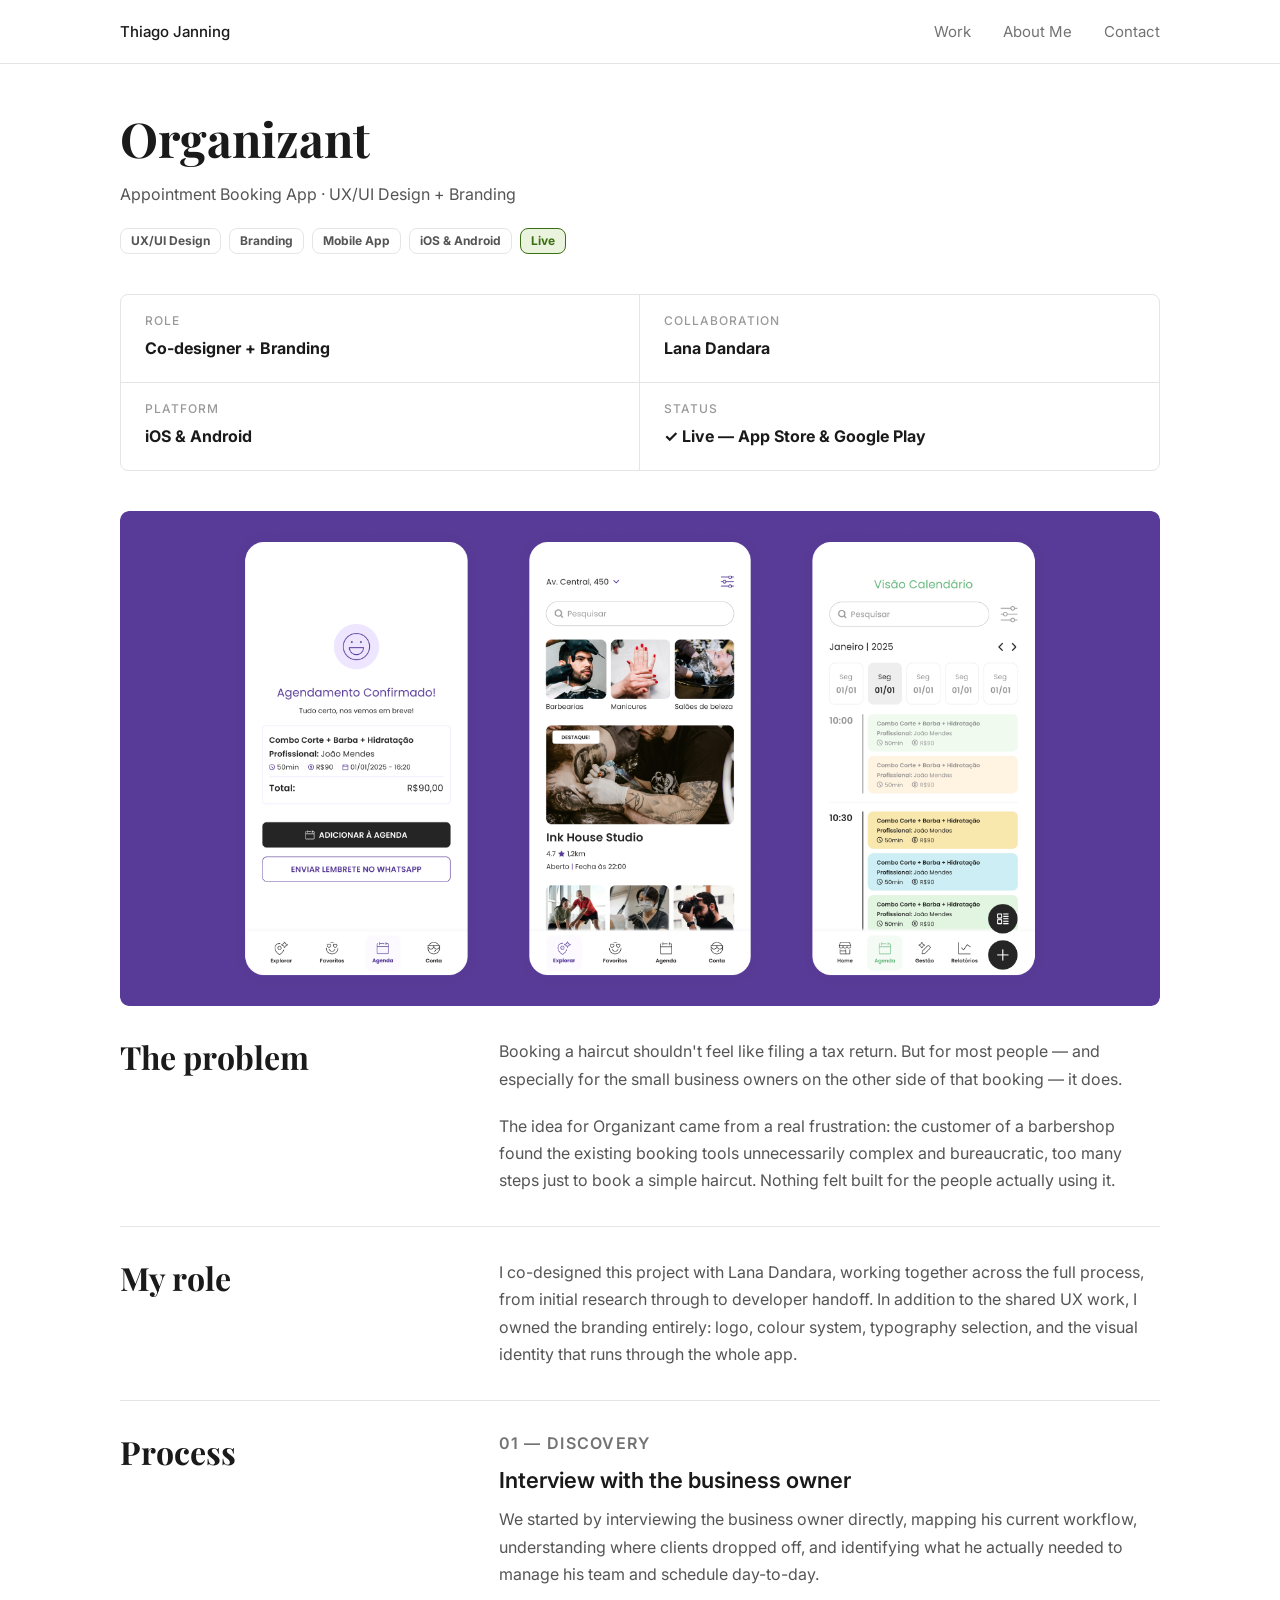
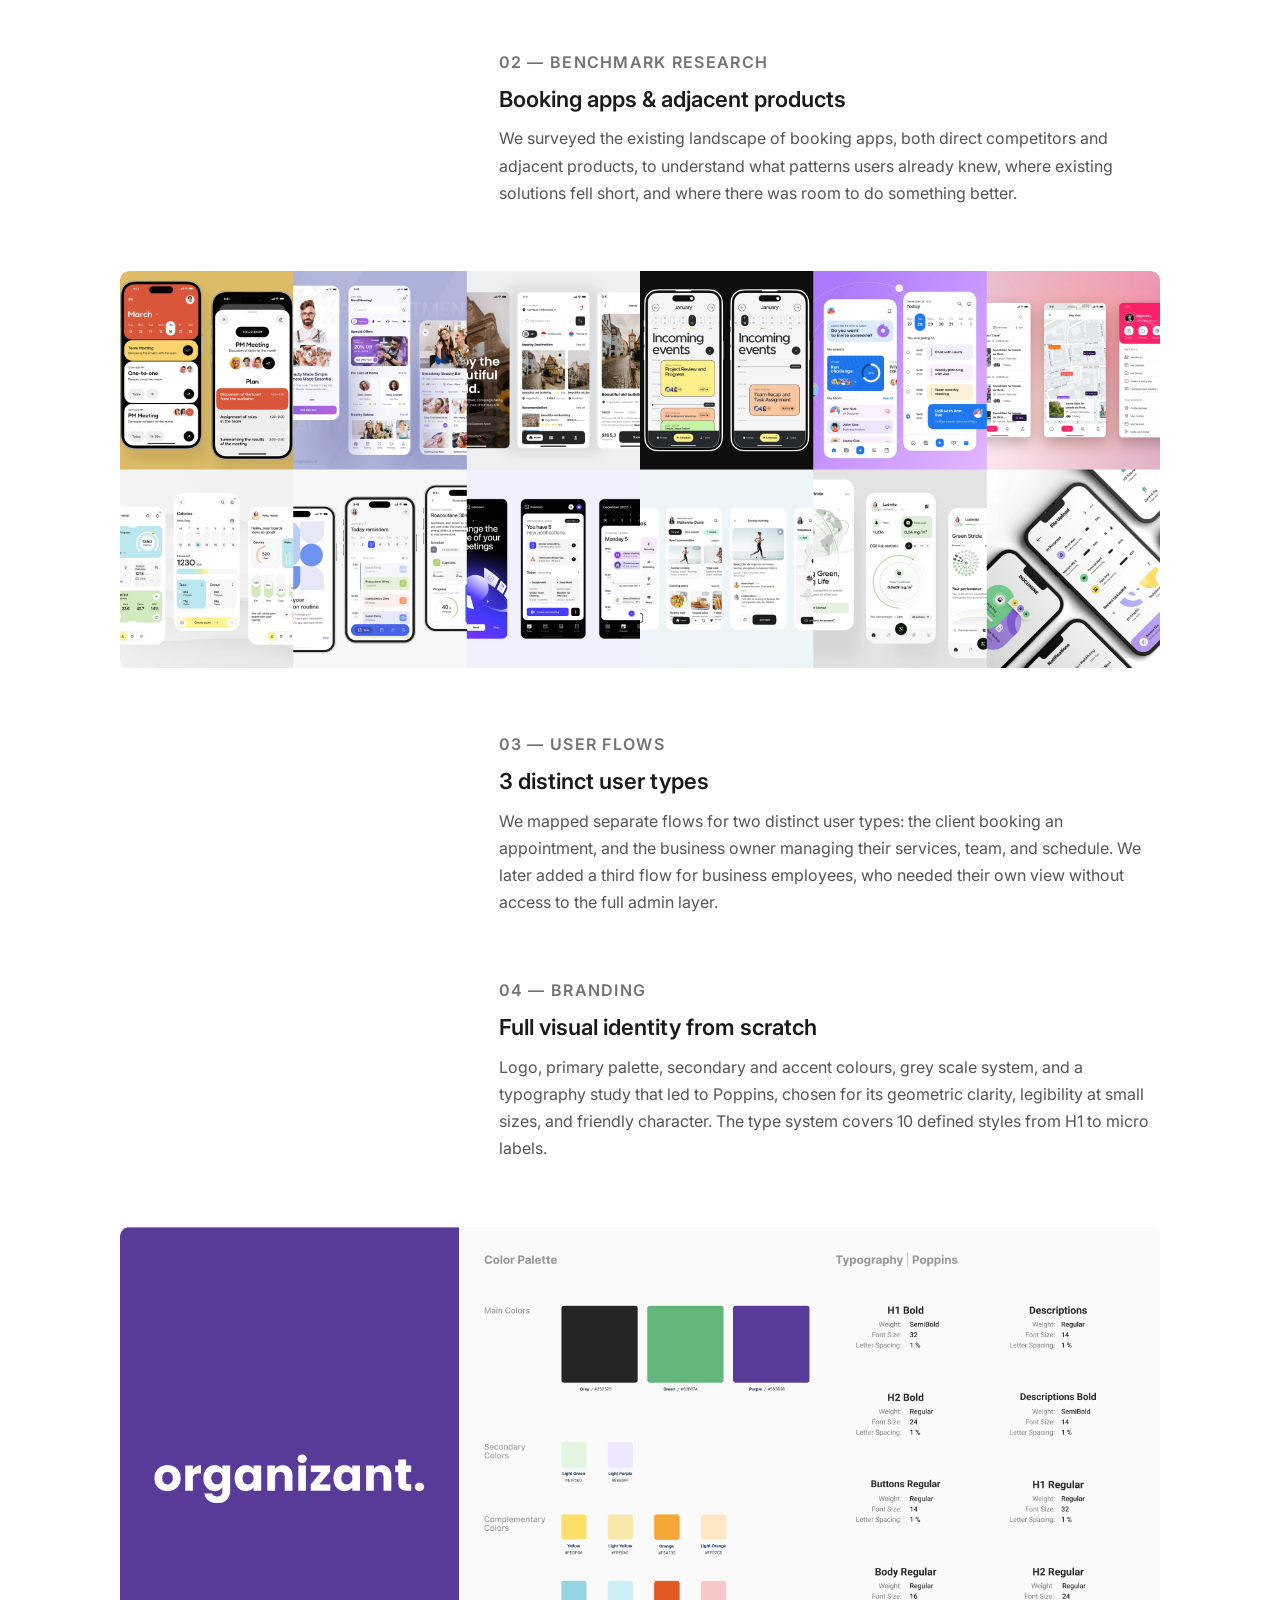
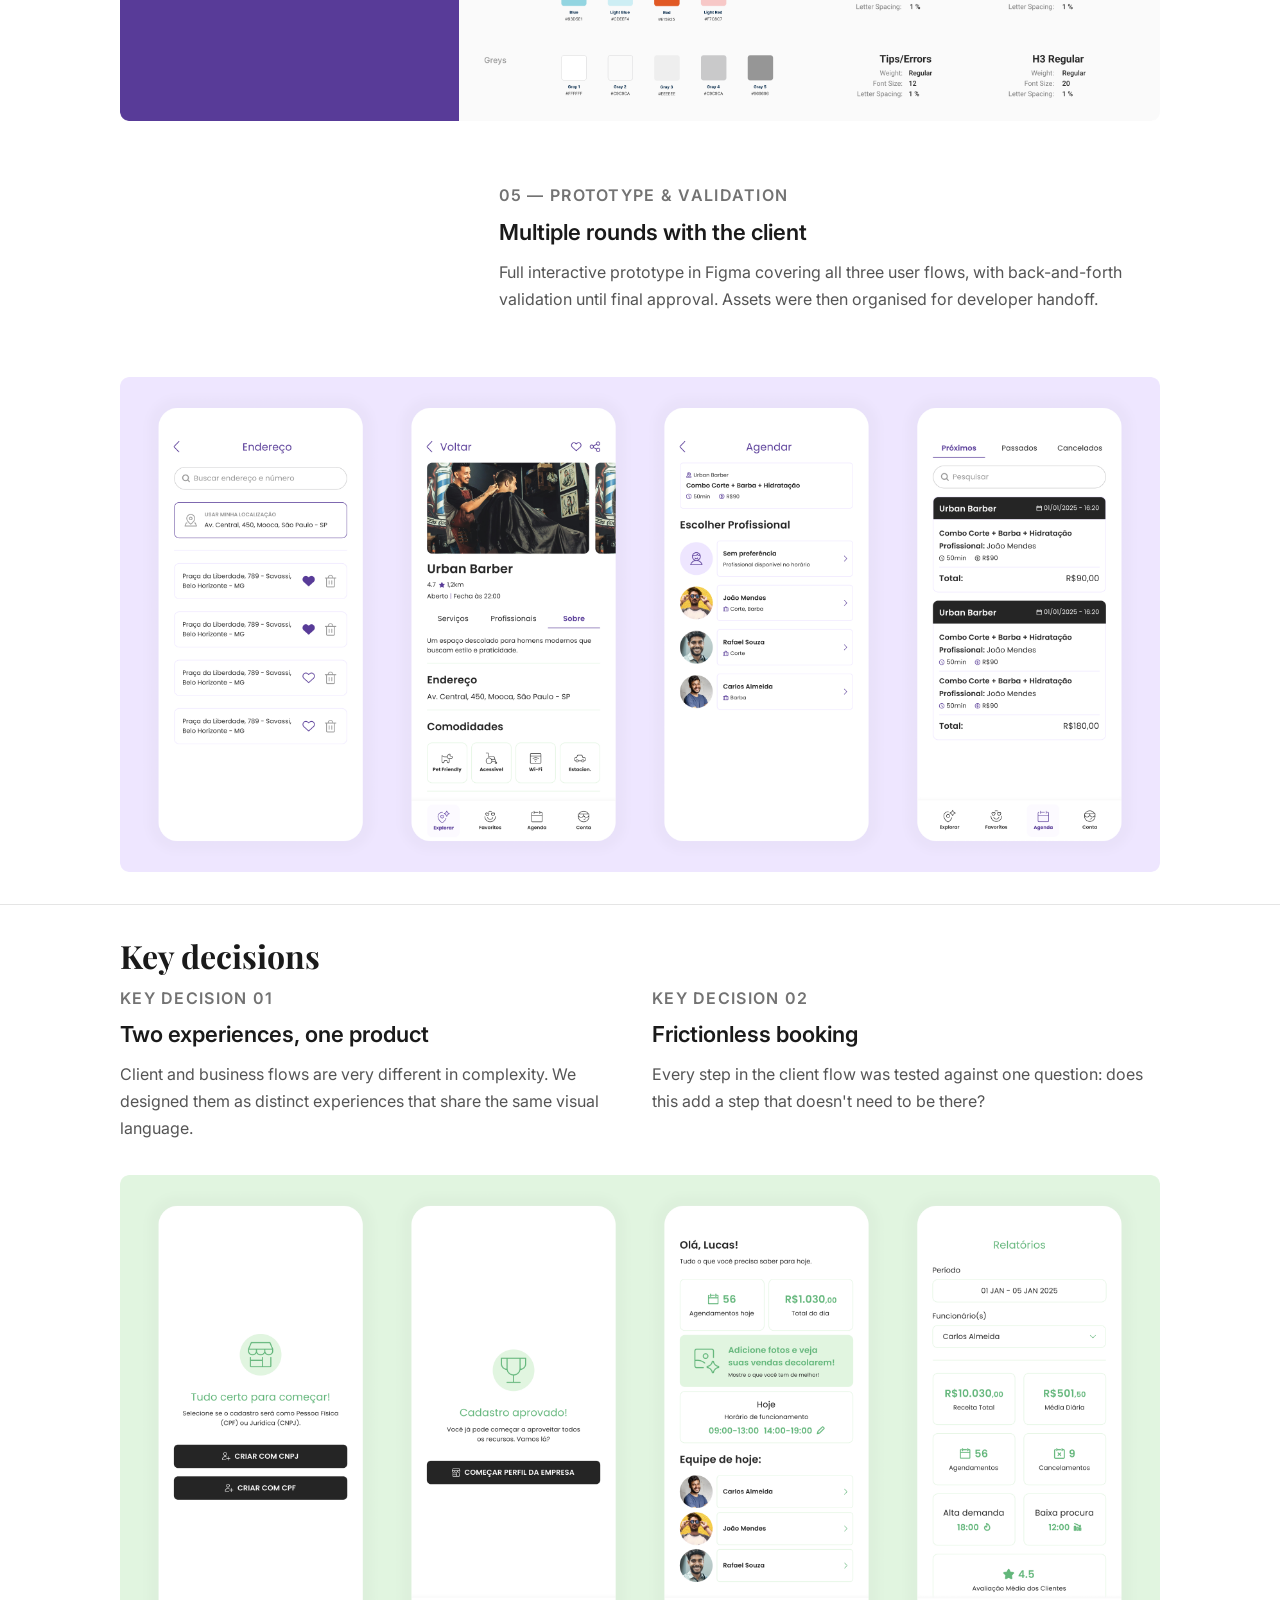
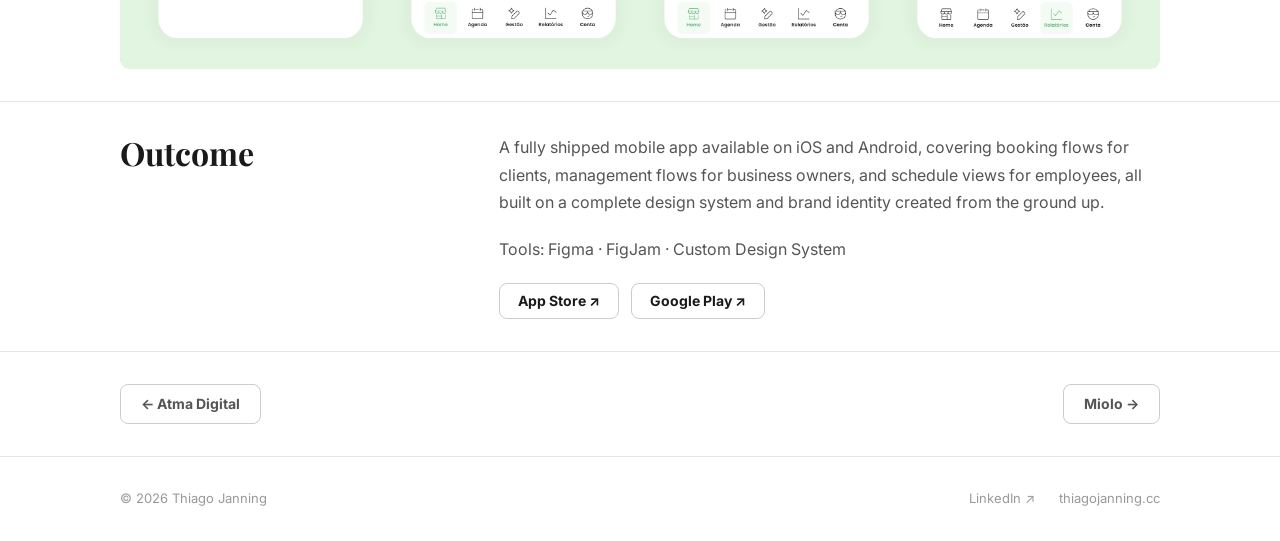
<file: organizant.html>
<!DOCTYPE html>
<html lang="en">
<head>
  <meta charset="UTF-8">
  <meta name="viewport" content="width=device-width, initial-scale=1.0">
  <title>Organizant — Thiago Janning</title>
  <link rel="stylesheet" href="styles.css">
</head>
<body>

  <nav class="nav">
    <a class="nav__logo" href="index.html">Thiago Janning</a>
    <div class="nav__links">
      <a href="index.html">Work</a>
      <a href="about.html">About Me</a>
      <a href="about.html#contact">Contact</a>
    </div>
  </nav>

  <div class="page">
    <div class="content">

      <header class="case-header">
        <h1>Organizant</h1>
        <p class="case-header__subtitle">Appointment Booking App · UX/UI Design + Branding</p>
        <div class="tags">
          <span class="tag">UX/UI Design</span>
          <span class="tag">Branding</span>
          <span class="tag">Mobile App</span>
          <span class="tag">iOS &amp; Android</span>
          <span class="tag tag--live">Live</span>
        </div>
      </header>

      <div class="case-meta">
        <div class="case-meta__item">
          <p class="label">Role</p>
          <p class="value">Co-designer + Branding</p>
        </div>
        <div class="case-meta__item">
          <p class="label">Collaboration</p>
          <p class="value">Lana Dandara</p>
        </div>
        <div class="case-meta__item">
          <p class="label">Platform</p>
          <p class="value">iOS &amp; Android</p>
        </div>
        <div class="case-meta__item">
          <p class="label">Status</p>
          <p class="value">✓ Live — App Store &amp; Google Play</p>
        </div>
      </div>

      <img class="case-image fade-img" src="images/organizant-hero.png" alt="Organizant — booking confirmation, explore, and calendar screens">

    </div>
  </div>

  <div class="page">
    <div class="content">

      <section class="case-section">
        <h2 class="case-section__title">The problem</h2>
        <div class="case-section__content">
          <p>Booking a haircut shouldn't feel like filing a tax return. But for most people — and especially for the small business owners on the other side of that booking — it does.</p>
          <p>The idea for Organizant came from a real frustration: the customer of a barbershop found the existing booking tools unnecessarily complex and bureaucratic, too many steps just to book a simple haircut. Nothing felt built for the people actually using it.</p>
        </div>
      </section>

      <hr>

      <section class="case-section">
        <h2 class="case-section__title">My role</h2>
        <div class="case-section__content">
          <p>I co-designed this project with Lana Dandara, working together across the full process, from initial research through to developer handoff. In addition to the shared UX work, I owned the branding entirely: logo, colour system, typography selection, and the visual identity that runs through the whole app.</p>
        </div>
      </section>

      <hr>

      <section class="case-section">
        <h2 class="case-section__title">Process</h2>
        <div class="case-section__content">

          <div class="process-step">
            <p class="label">01 — Discovery</p>
            <h3>Interview with the business owner</h3>
            <p>We started by interviewing the business owner directly, mapping his current workflow, understanding where clients dropped off, and identifying what he actually needed to manage his team and schedule day-to-day.</p>
          </div>

          <div class="process-step">
            <p class="label">02 — Benchmark Research</p>
            <h3>Booking apps &amp; adjacent products</h3>
            <p>We surveyed the existing landscape of booking apps, both direct competitors and adjacent products, to understand what patterns users already knew, where existing solutions fell short, and where there was room to do something better.</p>
            <img class="case-image break-out fade-img" src="images/organizant-benchmark-refs.png" alt="Booking app benchmark and inspiration references">
          </div>

          <div class="process-step">
            <p class="label">03 — User Flows</p>
            <h3>3 distinct user types</h3>
            <p>We mapped separate flows for two distinct user types: the client booking an appointment, and the business owner managing their services, team, and schedule. We later added a third flow for business employees, who needed their own view without access to the full admin layer.</p>
          </div>

          <div class="process-step">
            <p class="label">04 — Branding</p>
            <h3>Full visual identity from scratch</h3>
            <p>Logo, primary palette, secondary and accent colours, grey scale system, and a typography study that led to Poppins, chosen for its geometric clarity, legibility at small sizes, and friendly character. The type system covers 10 defined styles from H1 to micro labels.</p>
            <img class="case-image break-out fade-img" src="images/organizant-branding.png" alt="Organizant brand identity — colour palette and typography specimen">
          </div>

          <div class="process-step">
            <p class="label">05 — Prototype &amp; validation</p>
            <h3>Multiple rounds with the client</h3>
            <p>Full interactive prototype in Figma covering all three user flows, with back-and-forth validation until final approval. Assets were then organised for developer handoff.</p>
          </div>

        </div>
      </section>

      <div class="full-image">
        <img class="case-image fade-img" src="images/organizant-user-flows.png" alt="Client flow — address, shop profile, booking, and appointments">
      </div>

    </div>
  </div>

  <hr>

  <div class="page">
    <div class="content">

      <section class="section">
        <h2 class="case-section__title" style="margin-bottom: 12px;">Key decisions</h2>
        <div class="key-decisions">
          <div class="key-decisions__item">
            <p class="label">Key decision 01</p>
            <h4>Two experiences, one product</h4>
            <p>Client and business flows are very different in complexity. We designed them as distinct experiences that share the same visual language.</p>
          </div>
          <div class="key-decisions__item">
            <p class="label">Key decision 02</p>
            <h4>Frictionless booking</h4>
            <p>Every step in the client flow was tested against one question: does this add a step that doesn't need to be there?</p>
          </div>
        </div>
      </section>

      <img class="case-image fade-img" style="margin: 0 0 32px;" src="images/organizant-full-dashboard.png" alt="Business onboarding, home dashboard, and reports screens">

    </div>
  </div>

  <hr>

  <div class="page">
    <div class="content">

      <section class="case-section">
        <h2 class="case-section__title">Outcome</h2>
        <div class="case-section__content">
          <p>A fully shipped mobile app available on iOS and Android, covering booking flows for clients, management flows for business owners, and schedule views for employees, all built on a complete design system and brand identity created from the ground up.</p>
          <p class="case-header__subtitle">Tools: Figma · FigJam · Custom Design System</p>
          <div class="store-badges">
            <span class="store-badge">App Store ↗</span>
            <span class="store-badge">Google Play ↗</span>
          </div>
        </div>
      </section>

    </div>
  </div>

  <hr>

  <div class="page">
    <div class="content">

      <div class="case-nav">
        <a class="case-nav-btn" href="atma-digital.html">← Atma Digital</a>
        <a class="case-nav-btn" href="miolo.html">Miolo →</a>
      </div>

    </div>
  </div>

  <footer class="footer">
    <span>© 2026 Thiago Janning</span>
    <div class="footer__links">
      <a href="https://linkedin.com/in/thiagojanning" target="_blank" rel="noopener">LinkedIn ↗</a>
      <a href="https://thiagojanning.cc" target="_blank" rel="noopener">thiagojanning.cc</a>
    </div>
  </footer>

  <script src="script.js" defer></script>
</body>
</html>
</file>
<file: styles.css>
@import url('https://fonts.googleapis.com/css2?family=Playfair+Display:ital,wght@0,400;0,500;0,700;1,400&family=Inter:ital,wght@0,300;0,400;0,500;0,600;0,700;1,700&display=swap');

/* ---------- Design tokens ---------- */
:root {
  /* Colors */
  --color-primary: #1A1A1A;
  --color-secondary: #555555;
  --color-muted: #999999;
  --color-border: #E5E5E5;
  --color-border-strong: #CCCCCC;
  --color-background: #FFFFFF;
  --color-surface: #F8F8F8;
  --color-accent: #1A1A1A;
  --color-success: #3B6D11;
  --color-success-bg: #EAF3DE;
  --color-nav: #727272;
  --color-nav-active: #6054F4;
  --color-priority-high: #C2255C;
  --color-priority-high-bg: #FAE3EC;
  --color-priority-medhigh: #B8791A;
  --color-priority-medhigh-bg: #FFF6DE;

  /* Typography */
  --font-display: 'Playfair Display', serif;
  --font-body: 'Inter', sans-serif;

  --text-display: 300 72px/1.05 var(--font-display);
  --text-h1: 700 48px/1.1 var(--font-display);
  --text-h2: 700 32px/1.2 var(--font-display);
  --text-h3: 600 22px/1.3 var(--font-body);
  --text-body-l: 400 16px/1.7 var(--font-body);
  --text-body-m: 400 16px/1.7 var(--font-body);
  --text-nav: 400 15px/1 var(--font-body);
  --text-label: 500 12px/1 var(--font-body);
  --text-caption: 400 13px/1.5 var(--font-body);
  --text-tag: 400 12px/1 var(--font-body);
  --text-quote: italic 700 24px/1.6 var(--font-body);
  --text-card-title: 500 24px/1.2 var(--font-display);
  --text-card-sub: 400 14px/1.5 var(--font-body);

  /* Spacing */
  --content-width: 1200px;
  --page-padding: 120px;

  /* Radius */
  --radius-tag: 99px;
  --radius-card: 8px;
}

/* ---------- Reset ---------- */
*,
*::before,
*::after {
  box-sizing: border-box;
}

html {
  scroll-behavior: smooth;
}

body {
  margin: 0;
  font: var(--text-body-m);
  color: var(--color-primary);
  background: var(--color-background);
  -webkit-font-smoothing: antialiased;
}

h1, h2, h3, h4, h5, h6, p, ul, ol, figure, blockquote {
  margin: 0;
}

ul, ol {
  list-style: none;
  padding: 0;
}

img {
  max-width: 100%;
  display: block;
}

a {
  color: var(--color-primary);
  text-decoration: none;
}

a:hover {
  text-decoration: underline;
}

hr {
  border: none;
  border-top: 1px solid var(--color-border);
  margin: 0;
}

button {
  font: inherit;
}

/* ---------- Layout helpers ---------- */
.page {
  padding: 0 var(--page-padding);
}

.content {
  max-width: var(--content-width);
  margin: 0 auto;
}

.section {
  padding: 32px 0;
}

/* ---------- Nav ---------- */
.nav {
  height: 64px;
  display: flex;
  align-items: center;
  justify-content: space-between;
  padding: 0 max(var(--page-padding), calc((100% - var(--content-width)) / 2));
  border-bottom: 1px solid var(--color-border);
}

.nav__logo {
  font: 500 15px/1 var(--font-body);
  color: var(--color-primary);
}

.nav__links {
  display: flex;
  align-items: center;
  gap: 32px;
}

.nav__links a {
  font: var(--text-nav);
  color: var(--color-nav);
}

.nav__links a:hover {
  text-decoration: none;
}

.nav__links a.is-active {
  color: var(--color-nav-active);
  font-weight: 600;
}

/* ---------- Tags / badges ---------- */
.tag {
  display: inline-flex;
  align-items: center;
  border: 1px solid var(--color-border);
  border-radius: var(--radius-card);
  padding: 6px 10px;
  font: 700 12px/1 var(--font-body);
  color: var(--color-secondary);
}

.tag--live {
  color: var(--color-success);
  background: var(--color-success-bg);
  border-color: var(--color-success);
}

.tags {
  display: flex;
  flex-wrap: wrap;
  gap: 8px;
}

/* ---------- Section label ---------- */
.label {
  font: var(--text-label);
  letter-spacing: 0.08em;
  text-transform: uppercase;
  color: var(--color-muted);
}

/* ---------- Image placeholder ---------- */
.img-placeholder {
  display: flex;
  align-items: center;
  justify-content: center;
  text-align: center;
  background: var(--color-surface);
  border: 1px dashed var(--color-border-strong);
  border-radius: var(--radius-card);
  color: var(--color-muted);
  font: var(--text-caption);
  padding: 24px;
  min-height: 200px;
}

.img-placeholder--16-9 {
  aspect-ratio: 16 / 9;
  min-height: 0;
}

/* ---------- Real images ---------- */
.case-image {
  display: block;
  width: 100%;
  border-radius: var(--radius-card);
}

.case-image--square {
  aspect-ratio: 317 / 300;
  object-fit: cover;
}

.case-image--portrait {
  aspect-ratio: 458 / 718;
  object-fit: cover;
}

/* ---------- Fade-in on scroll ---------- */
.fade-img {
  opacity: 0;
  transition: opacity 0.7s ease;
}

.fade-img.is-visible {
  opacity: 1;
}

/* ---------- Footer ---------- */
.footer {
  border-top: 1px solid var(--color-border);
  padding: 32px max(var(--page-padding), calc((100% - var(--content-width)) / 2));
  display: flex;
  justify-content: space-between;
  align-items: center;
  font: var(--text-caption);
  color: var(--color-muted);
}

.footer a {
  color: var(--color-muted);
}

.footer__links {
  display: flex;
  gap: 24px;
}

/* ---------- Hero (Work page) ---------- */
.hero {
  padding: 64px 0;
}

.hero__label {
  margin-bottom: 20px;
}

.hero h1 {
  font: var(--text-display);
  color: var(--color-primary);
  max-width: 900px;
  margin-bottom: 24px;
}

.hero__subtitle {
  font: var(--text-body-m);
  color: var(--color-secondary);
  max-width: 640px;
}

/* ---------- Project cards ---------- */
.project-grid {
  display: grid;
  grid-template-columns: repeat(3, 1fr);
  gap: 32px;
  padding: 0 0 64px;
}

.project-card__image .img-placeholder,
.project-card__image .case-image {
  aspect-ratio: 317 / 300;
  min-height: 0;
  margin-bottom: 20px;
}

.project-card__title {
  display: inline-flex;
  align-items: center;
  gap: 8px;
  font: 700 24px/1.2 var(--font-body);
  color: var(--color-primary);
  margin-bottom: 16px;
}

.project-card__title:hover {
  text-decoration: none;
  opacity: 0.7;
}

/* ---------- Case study ---------- */
.case-nav {
  display: flex;
  justify-content: space-between;
  align-items: center;
  padding: 32px 0;
}

.case-nav-btn {
  display: inline-flex;
  align-items: center;
  gap: 8px;
  padding: 12px 20px;
  border: 1px solid var(--color-border-strong);
  border-radius: var(--radius-card);
  font: 700 14px/1 var(--font-body);
  color: var(--color-secondary);
}

.case-nav-btn:hover {
  text-decoration: none;
  background: #6155F5;
  border-color: #6155F5;
  color: #FFFFFF;
}

.case-header {
  padding: 48px 0 40px;
}

.case-header h1 {
  font: var(--text-h1);
  color: var(--color-primary);
  margin-bottom: 16px;
}

.case-header__subtitle {
  font: var(--text-body-l);
  color: var(--color-secondary);
}

.case-header .case-header__subtitle {
  margin-bottom: 20px;
}

.case-meta {
  display: grid;
  grid-template-columns: 1fr 1fr;
  border: 1px solid var(--color-border);
  border-radius: var(--radius-card);
  margin-bottom: 40px;
}

.case-meta__item {
  padding: 20px 24px;
  border-bottom: 1px solid var(--color-border);
}

.case-meta__item:nth-child(odd) {
  border-right: 1px solid var(--color-border);
}

.case-meta__item:nth-last-child(-n+2) {
  border-bottom: none;
}

.case-meta__item .label {
  display: block;
  margin-bottom: 8px;
}

.case-meta__item .value {
  font: 700 16px/1.7 var(--font-body);
  color: var(--color-primary);
}

.case-section {
  display: grid;
  grid-template-columns: 1fr 2fr;
  gap: 48px;
  padding: 32px 0;
}

.case-section__title {
  font: var(--text-h2);
  color: var(--color-primary);
}

.case-section__content > * + * {
  margin-top: 20px;
}

.process-step + .process-step {
  margin-top: 64px;
}

.case-section__content p {
  font: var(--text-body-l);
  color: var(--color-secondary);
}

.case-section__content h3 {
  font: var(--text-h3);
  color: var(--color-primary);
}

/* Atma's flow items have no separate numbered label — the h3 IS the label,
   so give it the label treatment (uppercase, #737373) instead of a title */
.process-step > h3:first-child {
  font-size: 16px;
  color: #737373;
  text-transform: uppercase;
}

/* The numbered step label ("01 — Research") and key-decision label
   ("Key decision 01") use the same larger label treatment */
.process-step > .label,
.key-decisions__item > .label {
  font: 600 16px/1.3 var(--font-body);
  color: #737373;
  text-transform: uppercase;
}

/* Breaks an element in the 2fr content column out to the full section width */
.break-out {
  width: calc(150% + 48px);
  max-width: calc(150% + 48px);
  margin-left: calc(-50% - 48px);
}

.process-step > * + * {
  margin-top: 12px;
}

.process-step .img-placeholder {
  min-height: 220px;
}

.data-card {
  border: 1px solid var(--color-border);
  border-radius: var(--radius-card);
  background: #FAFAFA;
  padding: 24px;
}

.process-step .break-out {
  margin-top: 64px;
}

.process-step .data-card {
  /* data-card has its own 24px top padding, so a smaller margin here keeps
     the visible gap to its text (40+24=64) equal to the .break-out gap above */
  margin-top: 40px;
}

.data-card .label {
  margin-bottom: 12px;
}

.data-card .data-card__title {
  font: 600 22px/1.3 var(--font-body);
  color: var(--color-primary);
  margin-bottom: 8px;
}

.data-card .data-card__desc {
  font: var(--text-caption);
  color: var(--color-secondary);
  margin-bottom: 20px;
}

.data-card .data-card__source {
  font: var(--text-caption);
  color: var(--color-muted);
  margin-top: 20px;
  padding-top: 16px;
  border-top: 1px solid var(--color-border);
}

.img-framed {
  background: var(--color-background);
  border: 1px solid var(--color-border);
  border-radius: var(--radius-card);
  padding: 24px;
}

.pain-table__row {
  display: flex;
  align-items: center;
  gap: 20px;
  padding: 14px 0;
  border-top: 1px solid var(--color-border);
}

.pain-table__point {
  flex: 1.6;
}

.pain-table__point strong {
  display: block;
  font: 500 15px/1.4 var(--font-body);
  color: var(--color-primary);
}

.pain-table__point span {
  font: var(--text-caption);
  color: var(--color-muted);
}

.priority-pill {
  display: inline-flex;
  align-items: center;
  gap: 6px;
  padding: 4px 12px;
  border-radius: var(--radius-tag);
  font: 500 12px/1 var(--font-body);
  white-space: nowrap;
}

.priority-pill::before {
  content: '';
  width: 6px;
  height: 6px;
  border-radius: 50%;
  background: currentColor;
}

.priority-pill--high {
  color: var(--color-priority-high);
  background: var(--color-priority-high-bg);
}

.priority-pill--medhigh {
  color: var(--color-priority-medhigh);
  background: var(--color-priority-medhigh-bg);
}

.priority-pill--medium {
  color: var(--color-success);
  background: var(--color-success-bg);
}

.pain-table__bar {
  flex: 1.2;
  display: flex;
  align-items: center;
  gap: 10px;
}

.pain-table__bar-track {
  flex: 1;
  height: 4px;
  border-radius: 99px;
  background: var(--color-border);
}

.pain-table__bar-fill {
  height: 100%;
  border-radius: 99px;
  background: var(--color-nav-active);
}

.pain-table__bar span {
  font: 500 13px/1 var(--font-body);
  color: var(--color-primary);
  width: 34px;
}

.benchmark-layout {
  display: grid;
  grid-template-columns: 1.6fr 1fr;
  gap: 32px;
  align-items: start;
  margin-top: 20px;
}

.benchmark-list {
  display: flex;
  flex-direction: column;
}

.benchmark-list .label {
  margin-bottom: 12px;
}

.benchmark-list__item {
  display: flex;
  gap: 14px;
  padding: 14px 0;
  border-top: 1px solid var(--color-border);
}

.benchmark-list__item:first-of-type {
  border-top: none;
}

.benchmark-list__swatch {
  flex-shrink: 0;
  width: 14px;
  height: 14px;
  border-radius: 3px;
  margin-top: 4px;
}

.benchmark-list__item strong {
  display: block;
  font: 500 15px/1.4 var(--font-body);
  color: var(--color-primary);
}

.benchmark-list__item span {
  font: var(--text-caption);
  color: var(--color-secondary);
}

.key-decisions {
  display: grid;
  grid-template-columns: 1fr 1fr;
  gap: 24px;
}

.role-cards {
  display: grid;
  grid-template-columns: repeat(3, 1fr);
  gap: 24px;
  /* role-cards__item has 20px padding, so 44+20=64 to match the visible
     paragraph-to-visual-block gap used everywhere else */
  margin-top: 44px;
}

.role-cards__item {
  border: 1px solid var(--color-border);
  border-radius: var(--radius-card);
  padding: 20px;
}

.role-cards__item h4 {
  font: var(--text-h3);
  color: var(--color-primary);
  margin-bottom: 8px;
}

.role-cards__item p {
  font: var(--text-body-m);
  color: var(--color-secondary);
}

.key-decisions__item .label {
  margin-bottom: 12px;
}

.key-decisions__item h4 {
  font: var(--text-h3);
  color: var(--color-primary);
  margin-bottom: 12px;
}

.key-decisions__item p:not(.label) {
  font: var(--text-body-m);
  color: var(--color-secondary);
}

.pull-quote {
  border-left: 2px solid var(--color-border-strong);
  padding-left: 20px;
  font: var(--text-quote);
  color: var(--color-primary);
}

.full-image {
  padding: 32px 0;
}

.quote-wrap {
  padding: 32px 0;
}

.store-badges {
  display: flex;
  gap: 12px;
  margin-top: 20px;
}

.store-badge {
  display: inline-flex;
  align-items: center;
  gap: 6px;
  padding: 10px 18px;
  border: 1px solid var(--color-border-strong);
  border-radius: var(--radius-card);
  font: 700 14px/1 var(--font-body);
  color: var(--color-primary);
}

.store-badge:hover {
  text-decoration: none;
  background: #6155F5;
  border-color: #6155F5;
  color: #FFFFFF;
}

/* ---------- About / Contact ---------- */
.bio {
  display: grid;
  grid-template-columns: 1fr 1fr;
  gap: 60px;
  padding: 64px 0 32px;
}

.bio__portrait {
  border-radius: var(--radius-card);
  overflow: hidden;
}

.bio__portrait .img-placeholder {
  aspect-ratio: 458 / 718;
  min-height: 0;
}

.bio h1 {
  font: var(--text-h1);
  color: var(--color-primary);
  margin-bottom: 24px;
}

.bio p {
  font: var(--text-body-l);
  color: var(--color-secondary);
}

.bio p + p {
  margin-top: 20px;
}

.resume-link {
  display: inline-flex;
  align-items: center;
  gap: 8px;
  margin-top: 32px;
  padding: 14px 24px;
  border: 1px solid var(--color-border-strong);
  border-radius: var(--radius-card);
  font: 700 15px/1 var(--font-body);
  color: var(--color-secondary);
}

.resume-link:hover {
  text-decoration: none;
  background: #6155F5;
  border-color: #6155F5;
  color: #FFFFFF;
}

.contact {
  padding: 32px 0;
}

.contact h2 {
  font: var(--text-h1);
  color: var(--color-primary);
  margin-bottom: 16px;
}

.contact p {
  font: var(--text-body-l);
  color: var(--color-secondary);
  max-width: 640px;
  margin-bottom: 32px;
}

.contact__links {
  display: flex;
  gap: 40px;
}

.contact__links a {
  display: inline-flex;
  align-items: center;
  gap: 10px;
  font: 500 16px/1 var(--font-body);
  color: var(--color-primary);
}

.contact__links svg {
  color: var(--color-nav-active);
  flex-shrink: 0;
}

/* ---------- Responsive ---------- */
@media (max-width: 900px) {
  :root {
    --page-padding: 48px;
  }

  .project-grid {
    grid-template-columns: repeat(2, 1fr);
  }

  .role-cards {
    grid-template-columns: 1fr 1fr;
  }
}

@media (max-width: 640px) {
  :root {
    --page-padding: 24px;
    --text-display: 300 40px/1.15 var(--font-display);
    --text-h1: 700 32px/1.15 var(--font-display);
    --text-h2: 700 24px/1.25 var(--font-display);
    --text-h3: 600 18px/1.3 var(--font-body);
    --text-body-l: 400 16px/1.6 var(--font-body);
  }

  .nav {
    height: auto;
    min-height: 64px;
    flex-wrap: wrap;
    gap: 8px 0;
    padding: 16px var(--page-padding);
  }

  .nav__logo {
    font-size: 14px;
  }

  .nav__links {
    gap: 16px;
  }

  .nav__links a {
    font-size: 13px;
  }

  .hero {
    padding: 40px 0;
  }

  .hero h1 {
    max-width: 100%;
  }

  .project-grid {
    grid-template-columns: 1fr;
    padding: 0 0 40px;
    gap: 40px;
  }

  .project-card__title {
    font-size: 20px;
  }

  .bio {
    grid-template-columns: 1fr;
    gap: 32px;
    padding: 40px 0 32px;
  }

  .bio__portrait .img-placeholder,
  .bio__portrait .case-image {
    aspect-ratio: 3 / 4;
    object-position: 50% 15%;
  }

  .case-nav {
    padding: 20px 0;
  }

  .case-nav-btn {
    padding: 10px 14px;
    font-size: 13px;
  }

  .case-header {
    padding: 32px 0 28px;
  }

  .case-meta {
    grid-template-columns: 1fr;
  }

  .case-meta__item:nth-child(odd) {
    border-right: none;
  }

  .case-meta__item:nth-last-child(-n+2) {
    border-bottom: 1px solid var(--color-border);
  }

  .case-meta__item:last-child {
    border-bottom: none;
  }

  .case-section {
    grid-template-columns: 1fr;
    gap: 16px;
    padding: 32px 0;
  }

  .break-out {
    width: 100%;
    max-width: 100%;
    margin-left: 0;
  }

  .key-decisions,
  .role-cards {
    grid-template-columns: 1fr;
    gap: 20px;
  }

  .pain-table__row {
    flex-wrap: wrap;
    gap: 8px 16px;
  }

  .pain-table__point {
    flex: 1 1 100%;
  }

  .priority-pill {
    order: 1;
  }

  .pain-table__bar {
    order: 2;
    flex: 1;
  }

  .data-card {
    padding: 20px;
  }

  .benchmark-layout {
    grid-template-columns: 1fr;
    gap: 20px;
  }

  .benchmark-list__item {
    gap: 10px;
  }

  .contact__links {
    flex-direction: column;
    gap: 16px;
  }

  .footer {
    flex-direction: column;
    align-items: flex-start;
    gap: 12px;
  }

  .store-badges {
    flex-wrap: wrap;
  }
}
</file>
